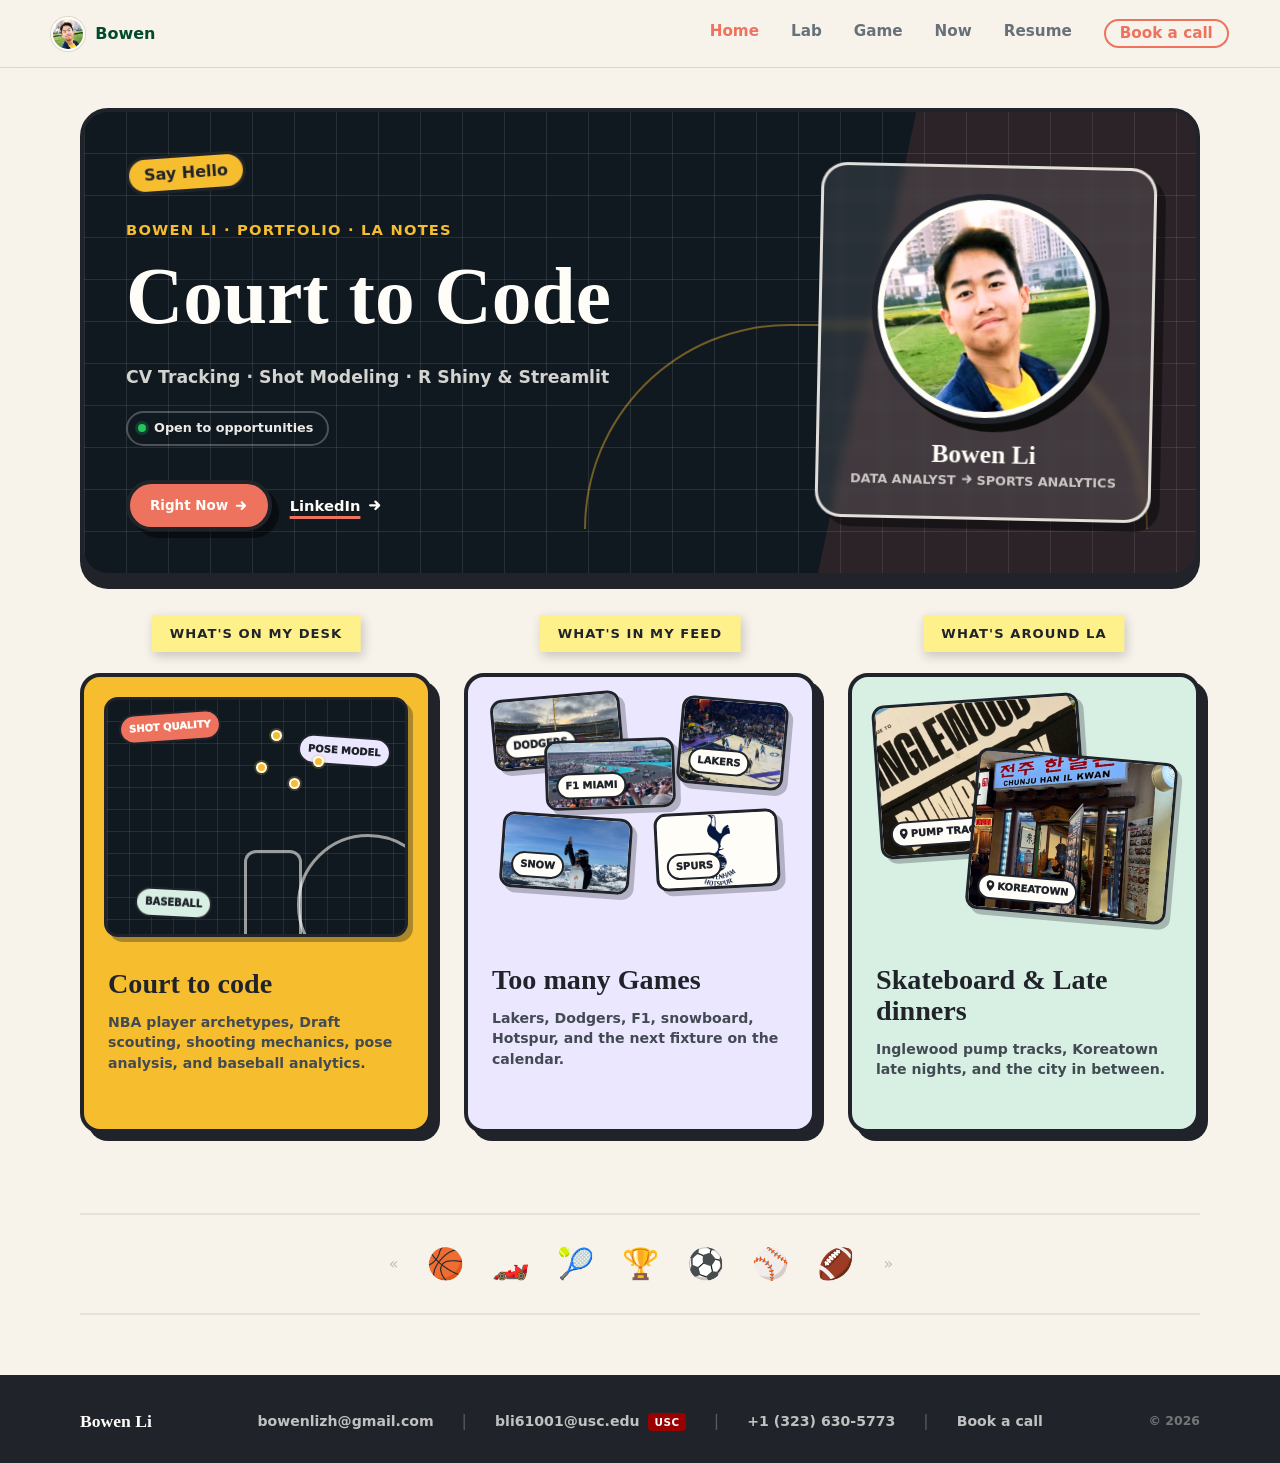
<file: index.html>
<!doctype html>
<html lang="en">
  <head>
    <meta charset="UTF-8" />
    <meta name="viewport" content="width=device-width, initial-scale=1.0" />
    <title>Bowen Li | Personal Site</title>
    <meta
      name="description"
      content="Bowen Li is a data analyst and sports analytics developer focused on machine learning, computer vision, and sports data products."
    />
    <link rel="stylesheet" href="styles.css" />
  </head>
  <body>
    <header class="site-header">
      <a class="brand" href="#home" aria-label="Back to home">
        <img src="assets/profile.jpeg" srcset="assets/profile.jpeg 1x, assets/profile@2x.jpeg 2x" alt="Bowen Li" />
        <span>Bowen</span>
      </a>
      <nav class="nav" aria-label="Primary navigation">
        <a href="#home" class="active">Home</a>
        <a href="projects.html">Lab</a>
        <a href="sports.html">Game</a>
        <a href="now.html">Now</a>
        <a href="assets/BowenLi.pdf">Resume</a>
        <a href="https://calendly.com/bowenlizh" target="_blank" rel="noopener noreferrer" class="nav-book">Book a call</a>
      </nav>
    </header>

    <main class="page">
      <section id="home" class="home field-home" aria-labelledby="name">
        <div class="field-hero">
          <div class="field-copy">
            <a class="hello-badge" href="mailto:bowenlizh@gmail.com">Say Hello</a>
            <p class="field-label">BOWEN LI · PORTFOLIO · LA Notes</p>
            <!-- <h2 class="heading-xl" id="name">Sports data.</h2> -->
            <h1 id="name">Court to Code</h1>
            <p class="field-line">
              CV Tracking · Shot Modeling · R Shiny &amp; Streamlit
            </p>
            <span class="status-badge"><span class="status-dot"></span>Open to opportunities</span>
            <div class="field-actions" aria-label="Primary actions">
              <a class="hero-button" href="now.html">Right Now<svg class="arrow-svg" viewBox="0 0 14 14" aria-hidden="true"><path d="M3 7h8M8 3.5L11.5 7 8 10.5"/></svg></a>
              <a class="text-link" href="https://www.linkedin.com/in/bowenlizh/">LinkedIn<svg class="arrow-svg" viewBox="0 0 14 14" aria-hidden="true"><path d="M3 7h8M8 3.5L11.5 7 8 10.5"/></svg></a>
            </div>
          </div>

          <aside class="field-pass" aria-label="Bowen field pass">
            <div class="photo-frame">
              <img src="assets/profile.jpeg" srcset="assets/profile.jpeg 1x, assets/profile@2x.jpeg 2x" alt="Portrait of Bowen Li" />
            </div>
            <div class="pass-copy">
              <!-- <span>Los Angeles, CA</span> -->
              <strong>Bowen Li</strong>
              <small>Data Analyst<svg class="arrow-svg arrow-svg-inline" viewBox="0 0 14 14" aria-hidden="true"><path d="M3 7h8M8 3.5L11.5 7 8 10.5"/></svg>Sports Analytics</small>
            </div>
          </aside>
        </div>
      </section>

      <section class="notes-grid" aria-label="Bowen field notes">
<article class="note-card note-lab">
          <a class="card-stretch-link" href="projects.html" aria-label="Go to Lab tab"></a>
          <span class="card-float-label">What's on My Desk</span>
          <span class="card-nav-hint">Lab →</span>
          <div class="lab-board" aria-hidden="true">
            <span class="lab-tag tag-shot">shot quality</span>
            <span class="lab-tag tag-pose">pose model</span>
            <span class="lab-tag tag-baseball">baseball</span>
            <span class="court-line court-arc"></span>
            <span class="court-line court-lane"></span>
            <span class="pose-dot dot-head"></span>
            <span class="pose-dot dot-shoulder"></span>
            <span class="pose-dot dot-elbow"></span>
            <span class="pose-dot dot-wrist"></span>
          </div>
          <div>
            <h2>Court to code</h2>
            <p>NBA player archetypes, Draft scouting, shooting mechanics, pose analysis, and baseball analytics.</p>
          </div>
        </article>

        <article class="note-card note-feed">
          <a class="card-stretch-link" href="sports.html" aria-label="Go to Game tab"></a>
          <span class="card-float-label">What's in My Feed</span>
          <span class="card-nav-hint">Game →</span>
          <div class="feed-board" aria-label="Current feed photos">
            <figure class="feed-photo feed-one">
              <img src="assets/home/la-eaton.jpg" alt="Dodgers game at Dodger Stadium" />
              <figcaption>Dodgers</figcaption>
            </figure>
            <figure class="feed-photo feed-two">
              <img src="assets/home/feed-lakers.jpg" alt="Lakers game at Crypto.com Arena" />
              <figcaption>Lakers</figcaption>
            </figure>
            <figure class="feed-photo feed-three">
              <img src="assets/home/feed-video-02.jpg" alt="F1 Miami Grand Prix" />
              <figcaption>F1 Miami</figcaption>
            </figure>
            <figure class="feed-photo feed-four">
              <img src="assets/home/snowboard.png" alt="Bowen holding a snowboard in the mountains" />
              <figcaption>Snow</figcaption>
            </figure>
            <figure class="feed-photo feed-five">
              <img src="assets/home/feed-spurs.png" alt="Tottenham Hotspur crest" />
              <figcaption>Spurs</figcaption>
            </figure>
          </div>
          <div>
            <h2>Too many Games</h2>
            <p>Lakers, Dodgers, F1, snowboard, Hotspur, and the next fixture on the calendar.</p>
          </div>
        </article>

        <article class="note-card note-la">
          <a class="card-stretch-link" href="now.html" aria-label="Go to Now tab"></a>
          <span class="card-float-label">What's Around LA</span>
          <span class="card-nav-hint">Now →</span>
          <div class="la-board" aria-label="Los Angeles photos">
            <figure class="la-photo la-photo-one">
              <img src="assets/home/la-pumptrack.jpg" alt="Inglewood Pump Track sign" />
              <figcaption><a href="https://www.google.com/maps/place/Inglewood+Pumptrack/@33.9721496,-118.3476085,17z/data=!3m1!4b1!4m6!3m5!1s0x80c2b789cc5ac45b:0xa7ad90bd1f8831da!8m2!3d33.9721496!4d-118.3450336!16s%2Fg%2F11v44y0_15?entry=ttu&g_ep=EgoyMDI2MDUxMy4wIKXMDSoASAFQAw%3D%3D" target="_blank" rel="noopener noreferrer"><svg width="8" height="11" viewBox="0 0 8 11" fill="currentColor" aria-hidden="true" style="display:inline-block;vertical-align:middle;margin-right:3px"><path d="M4 0C1.79 0 0 1.79 0 4c0 3 4 7 4 7s4-4 4-7c0-2.21-1.79-4-4-4zm0 5.5C3.17 5.5 2.5 4.83 2.5 4S3.17 2.5 4 2.5 5.5 3.17 5.5 4 4.83 5.5 4 5.5z"/></svg>Pump Track</a></figcaption>
            </figure>
            <figure class="la-photo la-photo-two">
              <img src="assets/home/la-koreatown.jpg" alt="Chunju Han Il Kwan in Koreatown LA" />
              <figcaption><a href="https://www.google.com/maps/place/Chunju+Han-Il+Kwan/@34.063248,-118.2972389,21z/data=!3m1!5s0x80c2c77d1bd2f777:0x264a94c6d5ed0985!4m6!3m5!1s0x80c2c77d1944c9c3:0xa97201126b43c6af!8m2!3d34.0631193!4d-118.2971194!16s%2Fg%2F1tdk5fvl?entry=ttu&g_ep=EgoyMDI2MDUxMy4wIKXMDSoASAFQAw%3D%3D" target="_blank" rel="noopener noreferrer"><svg width="8" height="11" viewBox="0 0 8 11" fill="currentColor" aria-hidden="true" style="display:inline-block;vertical-align:middle;margin-right:3px"><path d="M4 0C1.79 0 0 1.79 0 4c0 3 4 7 4 7s4-4 4-7c0-2.21-1.79-4-4-4zm0 5.5C3.17 5.5 2.5 4.83 2.5 4S3.17 2.5 4 2.5 5.5 3.17 5.5 4 4.83 5.5 4 5.5z"/></svg>Koreatown</a></figcaption>
            </figure>
          </div>
          <div>
            <h2>Skateboard &amp; Late dinners</h2>
            <p>Inglewood pump tracks, Koreatown late nights, and the city in between.</p>
          </div>
        </article>
      </section>
      <section class="sport-bar" aria-label="Sports schedule">
        <div class="sport-bar-inner">
          <span class="sport-bar-dec" aria-hidden="true">«</span>
          <div class="sport-bar-icons">

            <div class="sport-item" data-sport="basketball/nba">
              <button class="sport-btn" aria-label="NBA schedule"><span class="sport-emoji">🏀</span></button>
              <div class="sport-popup"><strong class="sport-popup-title">NBA Playoffs</strong><ul class="sport-popup-games" data-games><li class="sport-popup-loading">···</li></ul><span class="sport-popup-cta">Full schedule →</span></div>
            </div>

            <div class="sport-item" data-sport="racing/f1">
              <button class="sport-btn" aria-label="F1 schedule"><span class="sport-emoji">🏎️</span></button>
              <div class="sport-popup"><strong class="sport-popup-title">Formula 1</strong><ul class="sport-popup-games" data-games><li class="sport-popup-loading">···</li></ul><span class="sport-popup-cta">Full schedule →</span></div>
            </div>

            <div class="sport-item" data-sport="tennis">
              <button class="sport-btn" aria-label="Tennis schedule"><span class="sport-emoji">🎾</span></button>
              <div class="sport-popup"><strong class="sport-popup-title">Wang Xinyu · WTA</strong><ul class="sport-popup-games" data-games><li class="sport-popup-loading">···</li></ul><span class="sport-popup-cta">Full schedule →</span></div>
            </div>

            <div class="sport-item" data-sport="soccer/fifa.world">
              <button class="sport-btn" aria-label="World Cup schedule"><span class="sport-emoji">🏆</span></button>
              <div class="sport-popup"><strong class="sport-popup-title">World Cup 2026</strong><ul class="sport-popup-games" data-games><li class="sport-popup-loading">···</li></ul><span class="sport-popup-cta">Full schedule →</span></div>
            </div>

            <div class="sport-item" data-sport="soccer/eng.1">
              <button class="sport-btn" aria-label="Premier League schedule"><span class="sport-emoji">⚽️</span></button>
              <div class="sport-popup"><strong class="sport-popup-title">Premier League</strong><ul class="sport-popup-games" data-games><li class="sport-popup-loading">···</li></ul><span class="sport-popup-cta">Full schedule →</span></div>
            </div>

            <div class="sport-item" data-sport="baseball/mlb">
              <button class="sport-btn" aria-label="MLB schedule"><span class="sport-emoji">⚾️</span></button>
              <div class="sport-popup"><strong class="sport-popup-title">MLB · Dodgers</strong><ul class="sport-popup-games" data-games><li class="sport-popup-loading">···</li></ul><span class="sport-popup-cta">Full schedule →</span></div>
            </div>

            <div class="sport-item" data-sport="football/college-football">
              <button class="sport-btn" aria-label="NCAA schedule"><span class="sport-emoji">🏈</span></button>
              <div class="sport-popup"><strong class="sport-popup-title">NCAA Football</strong><ul class="sport-popup-games" data-games><li class="sport-popup-loading">···</li></ul><span class="sport-popup-cta">Full schedule →</span></div>
            </div>

          </div>
          <span class="sport-bar-dec" aria-hidden="true">»</span>
        </div>
      </section>

      <section class="filmroom-section" aria-labelledby="filmroom-title" hidden>
        <div class="filmroom-intro">
          <span class="card-kicker">Film Room</span>
          <h2 id="filmroom-title">What I noticed.</h2>
        </div>
        <div class="filmroom-card">
          <p class="filmroom-context">NBA Finals G4  ·  Q4 12.0s  ·  Kings -1  ·  Fox PnR → baseline drive → layup</p>
          <h3 class="filmroom-play-title">Fox's Baseline Read</h3>
          <div class="filmroom-chapter">
            <span class="filmroom-label">The Moment</span>
            <p class="filmroom-body">OG switches onto Fox off the PnR. He's a 6'7" wing — long, switchable, but not a rim protector. Fox reads this in real time and attacks baseline-left, his dominant finishing side.</p>
          </div>
          <div class="filmroom-chapter">
            <span class="filmroom-label">The Read</span>
            <p class="filmroom-body">Fox converts 68% at the rim against wing defenders vs. 54% against centers. The kick-out alternative — a 34% corner shooter — had ~1.02 pts of EV. Fox's layup: ~1.36 pts. The drive was the math, not the moment.</p>
          </div>
          <div class="filmroom-chapter">
            <span class="filmroom-label">The Consequence</span>
            <p class="filmroom-body">The layup gave Kings the lead with 12s left. Indiana had no timeouts. The possession ended the game. One read, correctly made under maximum pressure, defined G4.</p>
          </div>
          <div class="filmroom-stats">
            <div class="filmroom-stat-chip">
              <span class="filmroom-stat-value">68%</span>
              <span class="filmroom-stat-label">Fox rim FG% vs. wings</span>
              <span class="filmroom-stat-context">2024-25 regular season + playoffs</span>
            </div>
            <div class="filmroom-stat-chip">
              <span class="filmroom-stat-value">+0.34</span>
              <span class="filmroom-stat-label">pts / possession edge</span>
              <span class="filmroom-stat-context">layup vs. kick-out 3</span>
            </div>
            <div class="filmroom-stat-chip">
              <span class="filmroom-stat-value">34%</span>
              <span class="filmroom-stat-label">Corner 3 — Kings</span>
              <span class="filmroom-stat-context">catch-and-shoot, Finals</span>
            </div>
          </div>
        </div>
      </section>

    </main>

    <footer class="site-footer">
      <div class="footer-inner">
        <span class="footer-name">Bowen Li</span>
        <div class="footer-contacts">
          <a href="mailto:bowenlizh@gmail.com">bowenlizh@gmail.com</a>
          <span class="footer-sep">|</span>
          <a href="mailto:bli61001@usc.edu" class="footer-usc">bli61001@usc.edu <span class="footer-usc-badge">USC</span></a>
          <span class="footer-sep">|</span>
          <a href="tel:+13236305773">+1 (323) 630-5773</a>
          <span class="footer-sep">|</span>
          <a href="https://calendly.com/bowenlizh" target="_blank" rel="noopener noreferrer">Book a call</a>
        </div>
        <span class="footer-copy">© 2026</span>
      </div>
    </footer>

    <script src="main.js"></script>
  </body>
</html>
</file>
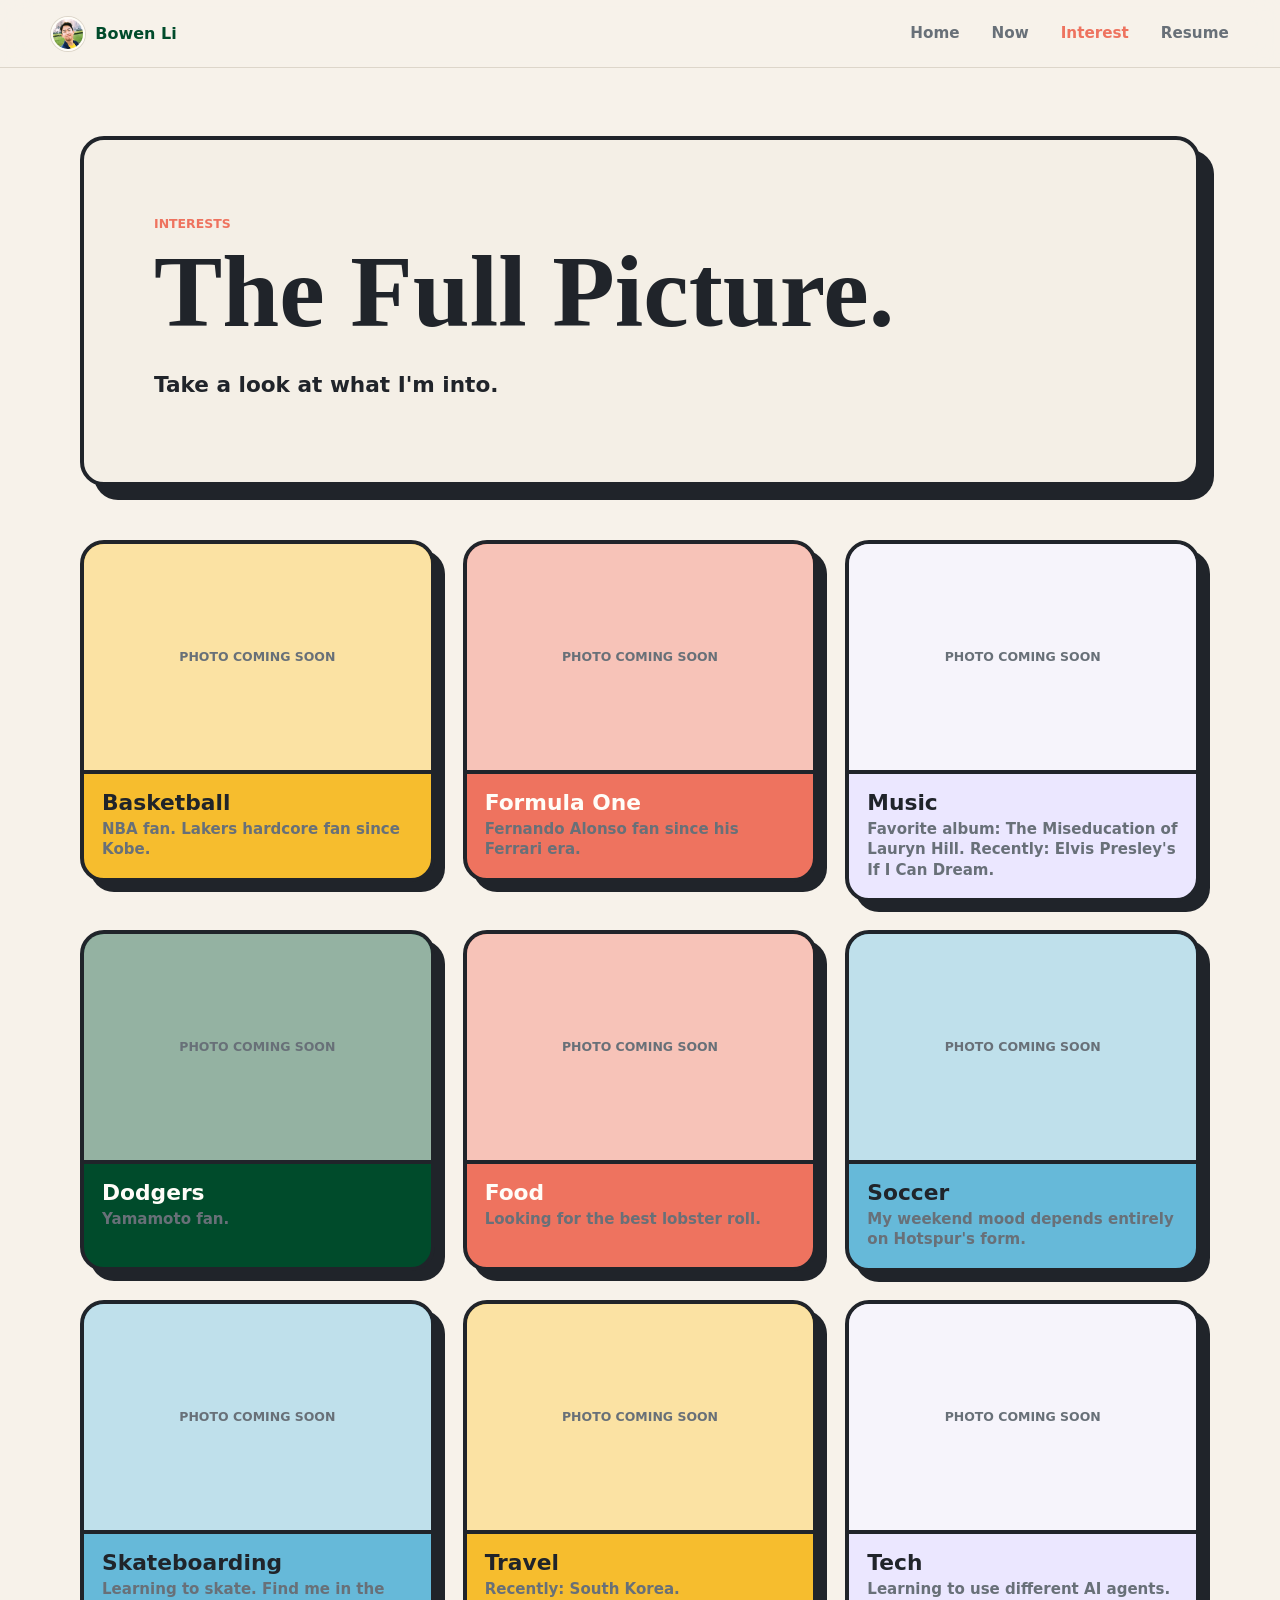
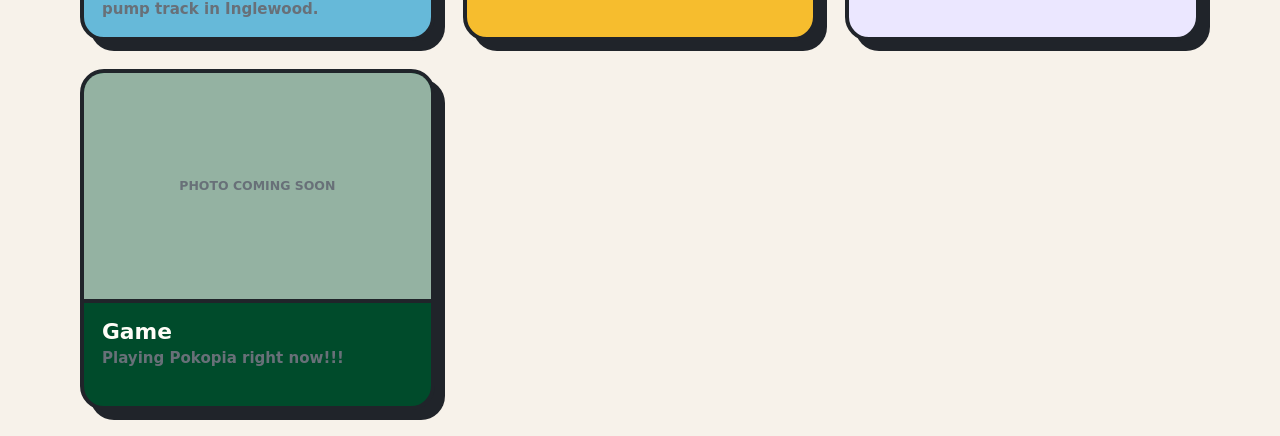
<file: interests.html>
<!doctype html>
<html lang="en">
  <head>
    <meta charset="UTF-8" />
    <meta name="viewport" content="width=device-width, initial-scale=1.0" />
    <title>Interests | Bowen Li</title>
    <meta
      name="description"
      content="A snapshot of Bowen Li's interests across sports, travel, food, tech, games, music, and skateboarding."
    />
    <link rel="stylesheet" href="styles.css" />
  </head>
  <body>
    <header class="site-header">
      <a class="brand" href="index.html#home" aria-label="Back to home">
        <img src="assets/profile.jpeg" srcset="assets/profile.jpeg 1x, assets/profile@2x.jpeg 2x" alt="Bowen Li" />
        <span>Bowen Li</span>
      </a>
      <nav class="nav" aria-label="Primary navigation">
        <a href="index.html#home">Home</a>
        <a href="now.html">Now</a>
        <a href="interests.html" class="active">Interest</a>
        <a href="assets/BowenLi.pdf">Resume</a>
      </nav>
    </header>

    <main class="page">
      <section id="interest" class="interests-page" aria-labelledby="interest-title">
        <div class="interests-hero">
          <span class="card-kicker">Interests</span>
          <h1 id="interest-title">The Full Picture.</h1>
          <p>Take a look at what I'm into.</p>
          <span class="cursor-orb static-orb" aria-hidden="true"></span>
        </div>

        <div class="interest-grid gallery-grid">
          <article class="interest-tile tile-basketball">
            <span class="interest-art">Photo coming soon</span>
            <h3>Basketball</h3>
            <p>NBA fan. Lakers hardcore fan since Kobe.</p>
          </article>
          <article class="interest-tile tile-f1">
            <span class="interest-art">Photo coming soon</span>
            <h3>Formula One</h3>
            <p>Fernando Alonso fan since his Ferrari era.</p>
          </article>
          <article class="interest-tile tile-music">
            <span class="interest-art">Photo coming soon</span>
            <h3>Music</h3>
            <p>Favorite album: The Miseducation of Lauryn Hill. Recently: Elvis Presley's If I Can Dream.</p>
          </article>
          <article class="interest-tile tile-dodgers">
            <span class="interest-art">Photo coming soon</span>
            <h3>Dodgers</h3>
            <p>Yamamoto fan.</p>
          </article>
          <article class="interest-tile tile-food">
            <span class="interest-art">Photo coming soon</span>
            <h3>Food</h3>
            <p>Looking for the best lobster roll.</p>
          </article>
          <article class="interest-tile tile-soccer">
            <span class="interest-art">Photo coming soon</span>
            <h3>Soccer</h3>
            <p>My weekend mood depends entirely on Hotspur's form.</p>
          </article>
          <article class="interest-tile tile-skate">
            <span class="interest-art">Photo coming soon</span>
            <h3>Skateboarding</h3>
            <p>Learning to skate. Find me in the pump track in Inglewood.</p>
          </article>
          <article class="interest-tile tile-travel">
            <span class="interest-art">Photo coming soon</span>
            <h3>Travel</h3>
            <p>Recently: South Korea.</p>
          </article>
          <article class="interest-tile tile-tech">
            <span class="interest-art">Photo coming soon</span>
            <h3>Tech</h3>
            <p>Learning to use different AI agents.</p>
          </article>
          <article class="interest-tile tile-game">
            <span class="interest-art">Photo coming soon</span>
            <h3>Game</h3>
            <p>Playing Pokopia right now!!!</p>
          </article>
        </div>
      </section>
    </main>
    <script src="main.js"></script>
  </body>
</html>
</file>
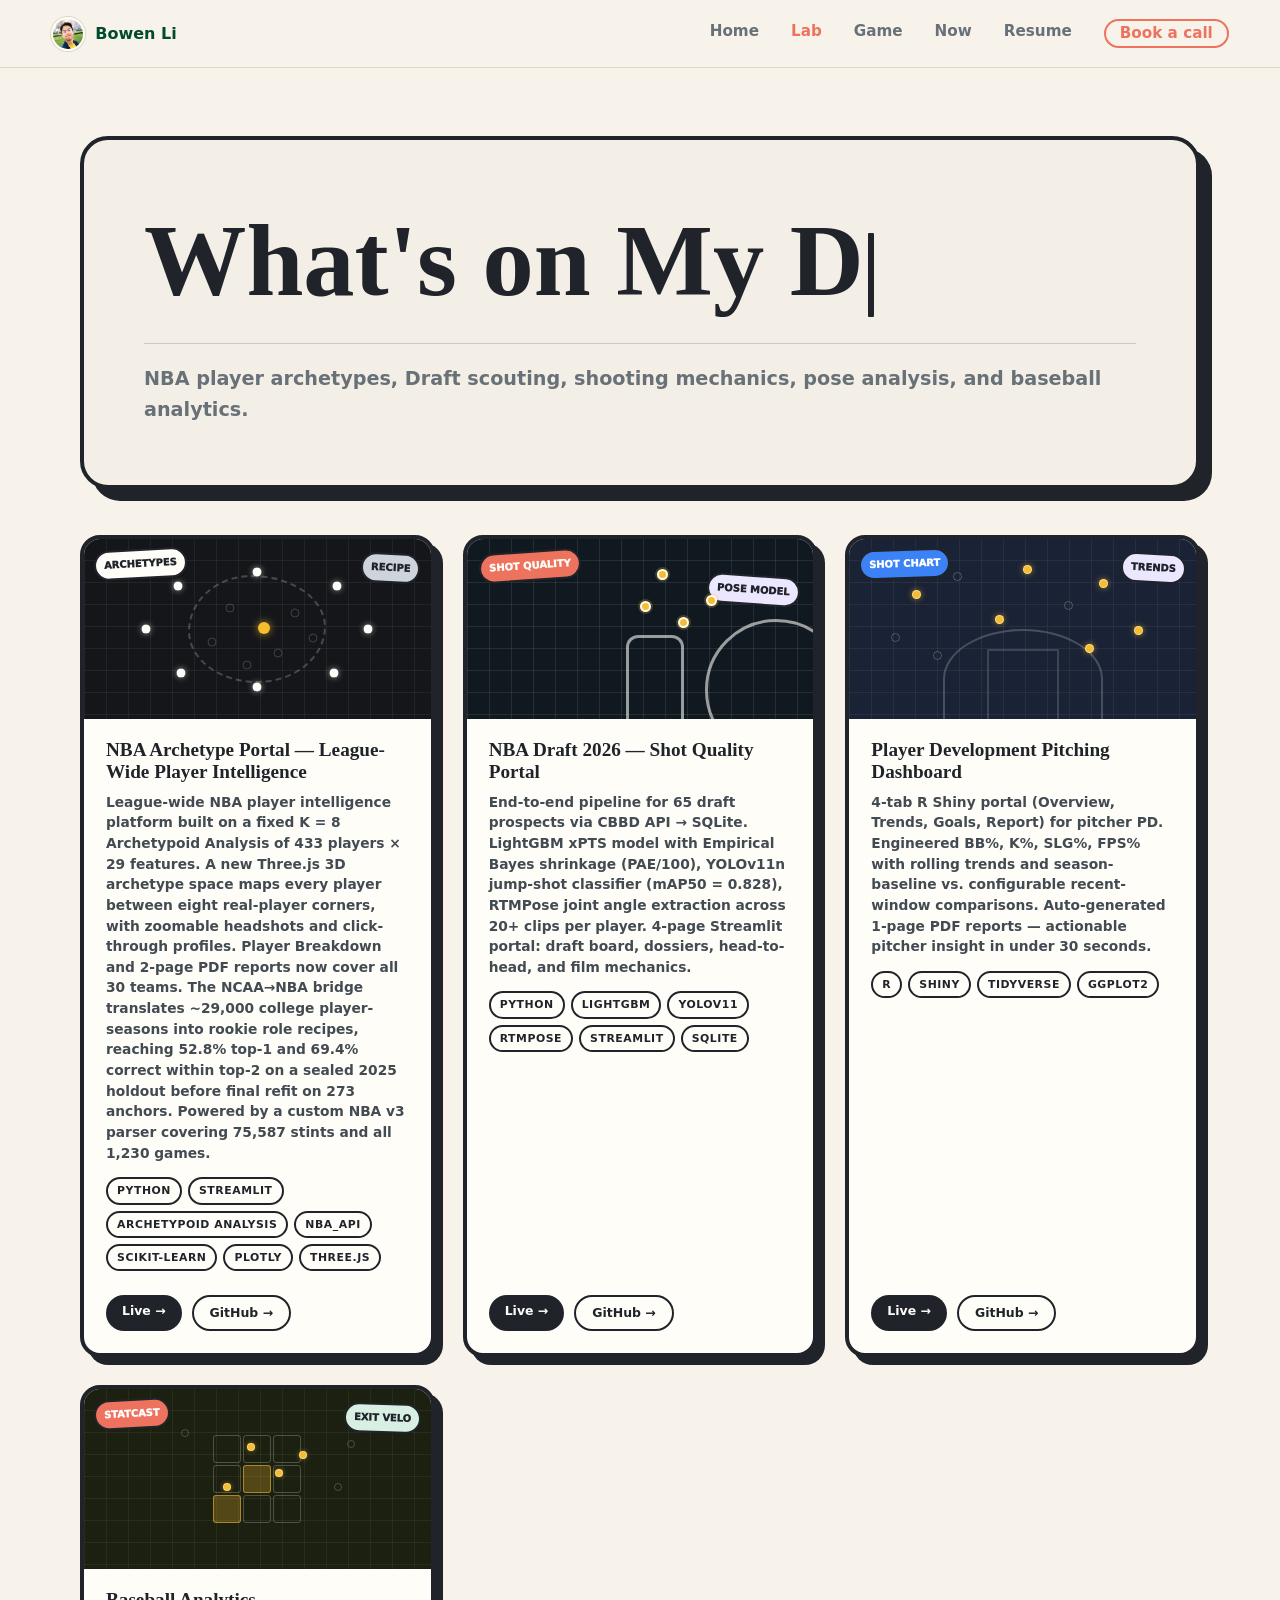
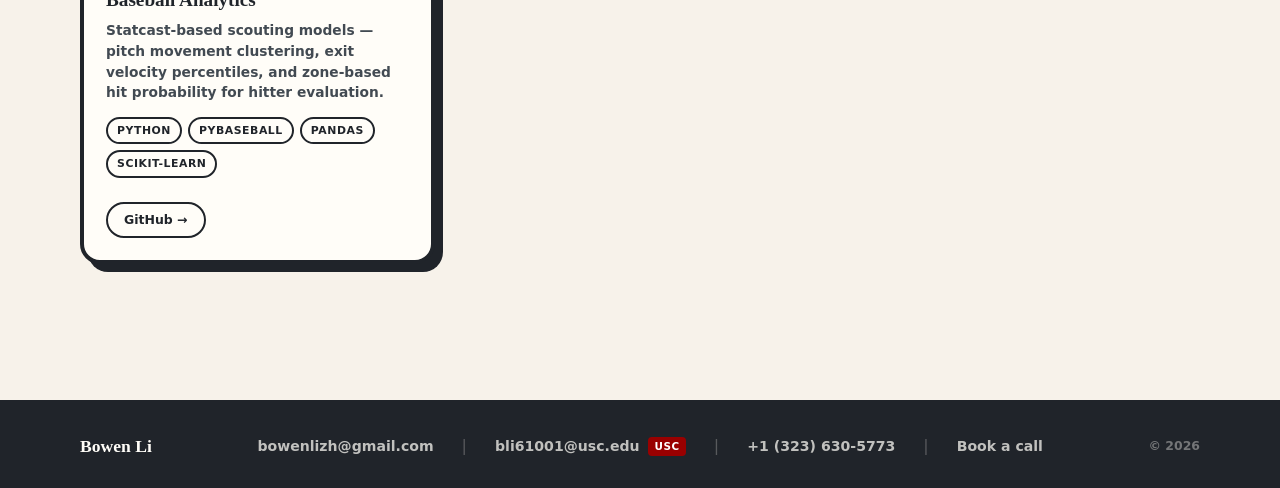
<file: projects.html>
<!doctype html>
<html lang="en">
  <head>
    <meta charset="UTF-8" />
    <meta name="viewport" content="width=device-width, initial-scale=1.0" />
    <title>Lab | Bowen Li</title>
    <meta
      name="description"
      content="Projects by Bowen Li — NBA player archetypes, Draft scouting tools, shooting mechanics, pose analysis, and baseball analytics."
    />
    <link rel="stylesheet" href="styles.css" />
  </head>
  <body>
    <header class="site-header">
      <a class="brand" href="index.html#home" aria-label="Back to home">
        <img src="assets/profile.jpeg" srcset="assets/profile.jpeg 1x, assets/profile@2x.jpeg 2x" alt="Bowen Li" />
        <span>Bowen Li</span>
      </a>
      <nav class="nav" aria-label="Primary navigation">
        <a href="index.html#home">Home</a>
        <a href="projects.html" class="active">Lab</a>
        <a href="sports.html">Game</a>
        <a href="now.html">Now</a>
        <a href="assets/BowenLi.pdf">Resume</a>
        <a href="https://calendly.com/bowenlizh" target="_blank" rel="noopener noreferrer" class="nav-book">Book a call</a>
      </nav>
    </header>

    <main class="page">
      <section class="lab-page">

        <div class="now-rightnow">
          <h1 class="rightnow-heading">What's on My Desk.</h1>
          <p class="rightnow-sub">NBA player archetypes, Draft scouting, shooting mechanics, pose analysis, and baseball analytics.</p>
        </div>

        <!-- Project cards — fill in as you build -->
        <div class="lab-grid">

          <article class="lab-project-card">
            <a class="card-stretch-link" href="https://nets-lineup.streamlit.app" target="_blank" rel="noopener noreferrer" aria-label="Open the NBA Archetype Portal"></a>
            <div class="lab-project-visual lab-visual-nets">
              <div class="lab-live-overlay">Live →</div>
              <span class="lab-tag tag-arch-label">archetypes</span>
              <span class="lab-tag tag-arch-recipe">recipe</span>
              <span class="arch-hull"></span>
              <!-- the 8 archetypoids: real players at the edge of the cloud -->
              <span class="arch-dot arch-corner" style="left:50%;top:18%"></span>
              <span class="arch-dot arch-corner" style="left:73%;top:26%"></span>
              <span class="arch-dot arch-corner" style="left:82%;top:50%"></span>
              <span class="arch-dot arch-corner" style="left:72%;top:74%"></span>
              <span class="arch-dot arch-corner" style="left:50%;top:82%"></span>
              <span class="arch-dot arch-corner" style="left:28%;top:74%"></span>
              <span class="arch-dot arch-corner" style="left:18%;top:50%"></span>
              <span class="arch-dot arch-corner" style="left:27%;top:26%"></span>
              <!-- everyone else sits inside, as a blend -->
              <span class="arch-dot arch-blend" style="left:42%;top:38%"></span>
              <span class="arch-dot arch-blend" style="left:61%;top:41%"></span>
              <span class="arch-dot arch-blend" style="left:37%;top:57%"></span>
              <span class="arch-dot arch-blend" style="left:56%;top:63%"></span>
              <span class="arch-dot arch-blend" style="left:66%;top:55%"></span>
              <span class="arch-dot arch-blend" style="left:47%;top:70%"></span>
              <span class="arch-dot arch-focus"  style="left:52%;top:49%"></span>
            </div>
            <div class="lab-project-body">
              <h2 class="lab-project-title">NBA Archetype Portal — League-Wide Player Intelligence</h2>
              <p class="lab-project-desc">League-wide NBA player intelligence platform built on a fixed K = 8 Archetypoid Analysis of 433 players × 29 features. A new Three.js 3D archetype space maps every player between eight real-player corners, with zoomable headshots and click-through profiles. Player Breakdown and 2-page PDF reports now cover all 30 teams. The NCAA→NBA bridge translates ~29,000 college player-seasons into rookie role recipes, reaching 52.8% top-1 and 69.4% correct within top-2 on a sealed 2025 holdout before final refit on 273 anchors. Powered by a custom NBA v3 parser covering 75,587 stints and all 1,230 games.</p>
              <div class="lab-project-tags">
                <span class="lab-tech-tag">Python</span>
                <span class="lab-tech-tag">Streamlit</span>
                <span class="lab-tech-tag">Archetypoid Analysis</span>
                <span class="lab-tech-tag">nba_api</span>
                <span class="lab-tech-tag">Scikit-learn</span>
                <span class="lab-tech-tag">Plotly</span>
                <span class="lab-tech-tag">Three.js</span>
              </div>
              <div class="lab-project-links">
                <a class="lab-project-link" href="https://nets-lineup.streamlit.app" target="_blank" rel="noopener noreferrer">Live →</a>
                <a class="lab-project-link lab-project-link-ghost" href="https://github.com/brysonleezh/nets-lineup" target="_blank" rel="noopener noreferrer">GitHub →</a>
              </div>
            </div>
          </article>

          <article class="lab-project-card">
            <a class="card-stretch-link" href="http://draftshoot.duckdns.org:8501/" target="_blank" rel="noopener noreferrer" aria-label="Open Draft Shooting Portal"></a>
            <div class="lab-project-visual lab-visual-shoot">
              <div class="lab-live-overlay">Live →</div>
              <span class="lab-tag tag-shot">shot quality</span>
              <span class="lab-tag tag-pose">pose model</span>
              <span class="court-line court-arc"></span>
              <span class="court-line court-lane"></span>
              <span class="pose-dot dot-head"></span>
              <span class="pose-dot dot-shoulder"></span>
              <span class="pose-dot dot-elbow"></span>
              <span class="pose-dot dot-wrist"></span>
            </div>
            <div class="lab-project-body">
              <h2 class="lab-project-title">NBA Draft 2026 — Shot Quality Portal</h2>
              <p class="lab-project-desc">End-to-end pipeline for 65 draft prospects via CBBD API → SQLite. LightGBM xPTS model with Empirical Bayes shrinkage (PAE/100), YOLOv11n jump-shot classifier (mAP50 = 0.828), RTMPose joint angle extraction across 20+ clips per player. 4-page Streamlit portal: draft board, dossiers, head-to-head, and film mechanics.</p>
              <div class="lab-project-tags">
                <span class="lab-tech-tag">Python</span>
                <span class="lab-tech-tag">LightGBM</span>
                <span class="lab-tech-tag">YOLOv11</span>
                <span class="lab-tech-tag">RTMPose</span>
                <span class="lab-tech-tag">Streamlit</span>
                <span class="lab-tech-tag">SQLite</span>
              </div>
              <div class="lab-project-links">
                <a class="lab-project-link" href="http://draftshoot.duckdns.org:8501/" target="_blank" rel="noopener noreferrer">Live →</a>
                <a class="lab-project-link lab-project-link-ghost" href="https://github.com/brysonleezh" target="_blank" rel="noopener noreferrer">GitHub →</a>
              </div>
            </div>
          </article>

          <article class="lab-project-card">
            <a class="card-stretch-link" href="https://bowenlizh.shinyapps.io/04_pd_analyst_dashboard/" target="_blank" rel="noopener noreferrer" aria-label="Open Player Dev Dashboard"></a>
            <div class="lab-project-visual lab-visual-pd">
              <div class="lab-live-overlay">Live →</div>
              <span class="lab-tag tag-pd-label">shot chart</span>
              <span class="lab-tag tag-pd-trend">trends</span>
              <!-- half-court arc -->
              <span class="pd-arc"></span>
              <!-- paint / lane -->
              <span class="pd-lane"></span>
              <!-- shot dots: made (light) and missed (dim) -->
              <span class="pd-dot pd-make" style="left:18%;top:28%"></span>
              <span class="pd-dot pd-make" style="left:72%;top:22%"></span>
              <span class="pd-dot pd-make" style="left:50%;top:14%"></span>
              <span class="pd-dot pd-miss" style="left:30%;top:18%"></span>
              <span class="pd-dot pd-miss" style="left:62%;top:34%"></span>
              <span class="pd-dot pd-make" style="left:82%;top:48%"></span>
              <span class="pd-dot pd-miss" style="left:12%;top:52%"></span>
              <span class="pd-dot pd-make" style="left:42%;top:42%"></span>
              <span class="pd-dot pd-miss" style="left:24%;top:62%"></span>
              <span class="pd-dot pd-make" style="left:68%;top:58%"></span>
            </div>
            <div class="lab-project-body">
              <h2 class="lab-project-title">Player Development Pitching Dashboard</h2>
              <p class="lab-project-desc">4-tab R Shiny portal (Overview, Trends, Goals, Report) for pitcher PD. Engineered BB%, K%, SLG%, FPS% with rolling trends and season-baseline vs. configurable recent-window comparisons. Auto-generated 1-page PDF reports — actionable pitcher insight in under 30 seconds.</p>
              <div class="lab-project-tags">
                <span class="lab-tech-tag">R</span>
                <span class="lab-tech-tag">Shiny</span>
                <span class="lab-tech-tag">Tidyverse</span>
                <span class="lab-tech-tag">ggplot2</span>
              </div>
              <div class="lab-project-links">
                <a class="lab-project-link" href="https://bowenlizh.shinyapps.io/04_pd_analyst_dashboard/" target="_blank" rel="noopener noreferrer">Live →</a>
                <a class="lab-project-link lab-project-link-ghost" href="https://github.com/brysonleezh" target="_blank" rel="noopener noreferrer">GitHub →</a>
              </div>
            </div>
          </article>

          <article class="lab-project-card">
            <div class="lab-project-visual lab-visual-baseball">
              <span class="lab-tag tag-bb-label">statcast</span>
              <span class="lab-tag tag-bb-velo">exit velo</span>
              <!-- strike zone grid -->
              <div class="bb-zone">
                <span class="bb-cell"></span><span class="bb-cell"></span><span class="bb-cell"></span>
                <span class="bb-cell"></span><span class="bb-cell bb-cell-hot"></span><span class="bb-cell"></span>
                <span class="bb-cell bb-cell-hot"></span><span class="bb-cell"></span><span class="bb-cell"></span>
              </div>
              <!-- pitch dots in/around zone -->
              <span class="bb-pitch bb-strike" style="left:47%;top:30%"></span>
              <span class="bb-pitch bb-strike" style="left:55%;top:44%"></span>
              <span class="bb-pitch bb-ball"   style="left:28%;top:22%"></span>
              <span class="bb-pitch bb-ball"   style="left:72%;top:52%"></span>
              <span class="bb-pitch bb-strike" style="left:40%;top:52%"></span>
              <span class="bb-pitch bb-ball"   style="left:76%;top:28%"></span>
              <span class="bb-pitch bb-strike" style="left:62%;top:34%"></span>
            </div>
            <div class="lab-project-body">
              <h2 class="lab-project-title">Baseball Analytics</h2>
              <p class="lab-project-desc">Statcast-based scouting models — pitch movement clustering, exit velocity percentiles, and zone-based hit probability for hitter evaluation.</p>
              <div class="lab-project-tags">
                <span class="lab-tech-tag">Python</span>
                <span class="lab-tech-tag">pybaseball</span>
                <span class="lab-tech-tag">Pandas</span>
                <span class="lab-tech-tag">Scikit-learn</span>
              </div>
              <div class="lab-project-links">
                <a class="lab-project-link lab-project-link-ghost" href="https://github.com/brysonleezh" target="_blank" rel="noopener noreferrer">GitHub →</a>
              </div>
            </div>
          </article>

        </div>

      </section>
    </main>

    <footer class="site-footer">
      <div class="footer-inner">
        <span class="footer-name">Bowen Li</span>
        <div class="footer-contacts">
          <a href="mailto:bowenlizh@gmail.com">bowenlizh@gmail.com</a>
          <span class="footer-sep">|</span>
          <a href="mailto:bli61001@usc.edu" class="footer-usc">bli61001@usc.edu <span class="footer-usc-badge">USC</span></a>
          <span class="footer-sep">|</span>
          <a href="tel:+13236305773">+1 (323) 630-5773</a>
          <span class="footer-sep">|</span>
          <a href="https://calendly.com/bowenlizh" target="_blank" rel="noopener noreferrer">Book a call</a>
        </div>
        <span class="footer-copy">© 2026</span>
      </div>
    </footer>

    <script src="main.js"></script>
  </body>
</html>
</file>
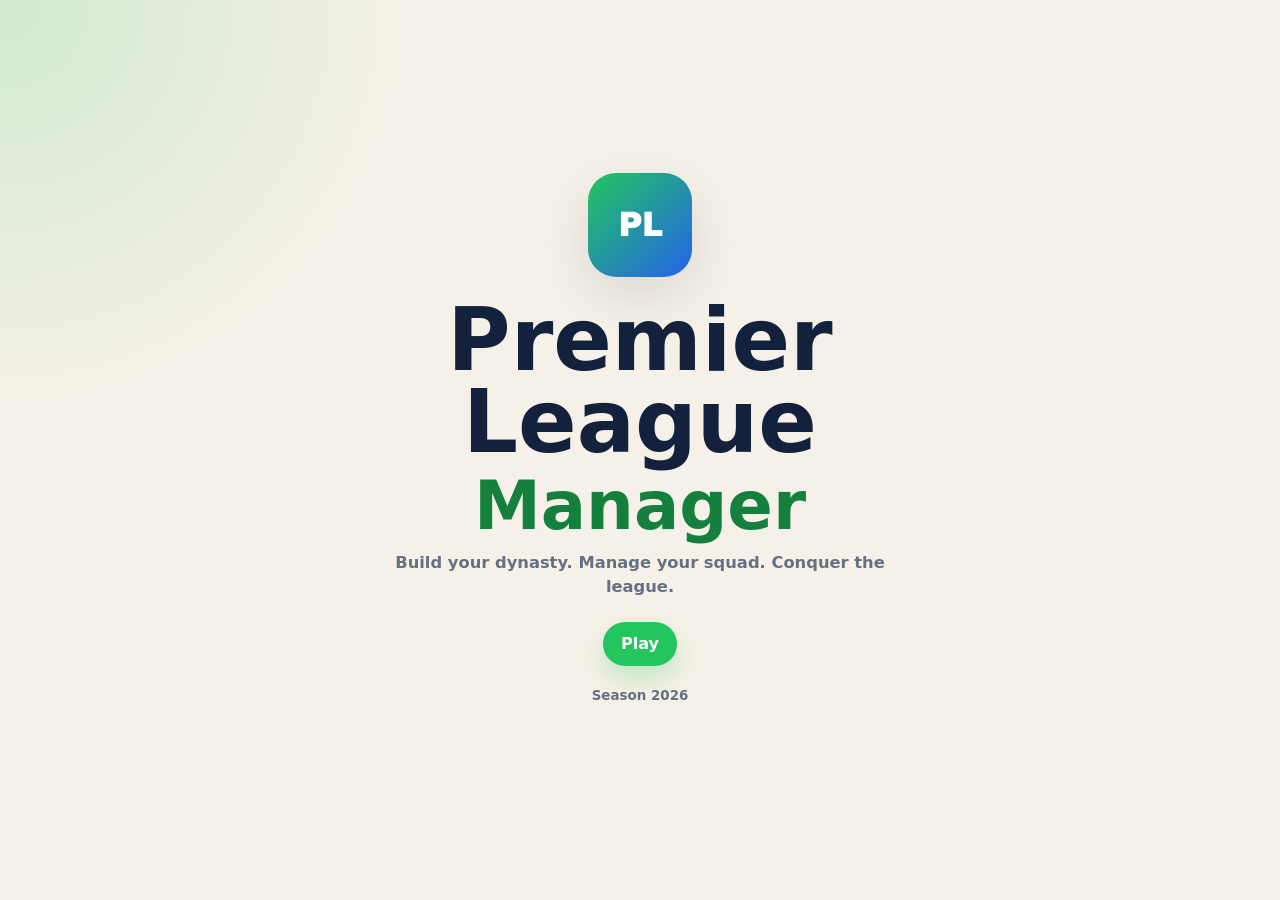
<file: ucl-classic.html>
<!doctype html>
<html lang="en">
  <head>
    <meta charset="UTF-8" />
    <meta name="viewport" content="width=device-width, initial-scale=1.0" />
    <title>Premier League Manager</title>
    <meta
      name="description"
      content="A Premier League manager mini-game: start a save, choose a club, create your manager, and build a season."
    />
    <link rel="stylesheet" href="ucl-classic.css" />
  </head>
  <body>
    <main id="managerApp" class="manager-app" aria-live="polite"></main>
    <script src="ucl-classic.js"></script>
  </body>
</html>
</file>
<file: styles.css>
:root {
  --paper: #f7f2ea;
  --ink: #20242a;
  --muted: #687078;
  --line: #ddd6ca;
  --green: #004b2b;
  --green-soft: #185b2d;
  --coral: #ee735f;
  --gold: #f6bd2e;
  --lavender: #ebe7ff;
  --white: #fffdf8;
}

* {
  box-sizing: border-box;
}

html {
  scroll-behavior: smooth;
}

body {
  margin: 0;
  overflow-x: clip;
  background: var(--paper);
  color: var(--ink);
  font-family: system-ui, -apple-system, BlinkMacSystemFont, "Segoe UI", sans-serif;
  line-height: 1.6;
}

.global-cursor-orb {
  position: fixed;
  left: 0;
  top: 0;
  z-index: 100;
  width: 28px;
  height: 28px;
  border: 3px solid var(--coral);
  border-radius: 50%;
  opacity: 0;
  pointer-events: none;
  transform: translate(-50%, -50%) scale(0.7);
  transition: opacity 140ms ease, transform 140ms ease;
}

.global-cursor-orb::after {
  position: absolute;
  inset: 8px;
  border-radius: 50%;
  background: var(--coral);
  content: "";
}

.global-cursor-orb.is-visible {
  opacity: 1;
  transform: translate(-50%, -50%) scale(1);
}

a {
  color: inherit;
}

.site-header {
  position: fixed;
  top: 0;
  left: 0;
  right: 0;
  z-index: 100;
  display: flex;
  align-items: center;
  justify-content: space-between;
  min-height: 68px;
  padding: 13px clamp(18px, 4vw, 52px);
  border-bottom: 1px solid var(--line);
  background: rgba(247, 242, 234, 0.9);
  backdrop-filter: blur(16px);
}

.brand {
  display: inline-flex;
  align-items: center;
  gap: 10px;
  color: var(--green);
  font-weight: 900;
  text-decoration: none;
}

.brand img {
  width: 34px;
  height: 34px;
  border: 2px solid var(--white);
  border-radius: 50%;
  object-fit: cover;
  box-shadow: 0 0 0 1px var(--line);
}

.nav {
  display: flex;
  gap: clamp(15px, 3vw, 32px);
  font-size: 0.95rem;
  font-weight: 800;
}

.nav a {
  color: var(--muted);
  text-decoration: none;
}

.nav a:hover,
.nav a:focus-visible,
.nav a.active {
  color: var(--coral);
}

.nav-book {
  display: inline-flex;
  align-items: center;
  padding: 5px 14px;
  border: 2px solid var(--coral);
  border-radius: 999px;
  color: var(--coral) !important;
  white-space: nowrap;
  line-height: 1;
}

.page {
  width: min(1120px, calc(100% - 36px));
  margin: 0 auto;
  padding-top: 68px;
}

.home {
  padding: clamp(30px, 5vw, 54px) 0 clamp(30px, 5vw, 46px);
}

.field-home {
  display: flex;
  flex-direction: column;
  justify-content: space-between;
  min-height: 56vh;
  min-height: 56svh;
  padding: clamp(24px, 4vw, 40px) 0 clamp(14px, 3vw, 24px);
}

.field-hero {
  position: relative;
  flex: 1;
  display: grid;
  grid-template-columns: minmax(0, 1fr) minmax(300px, 0.52fr);
  gap: clamp(22px, 4vw, 46px);
  align-items: center;
  min-height: 340px;
  overflow: hidden;
  padding: clamp(24px, 4vw, 42px);
  border: 4px solid var(--ink);
  border-radius: 28px;
  background:
    linear-gradient(90deg, rgba(255, 253, 248, 0.1) 1px, transparent 1px),
    linear-gradient(0deg, rgba(255, 253, 248, 0.1) 1px, transparent 1px),
    #101820;
  background-size: 42px 42px;
  box-shadow: 0 12px 0 var(--ink);
  color: var(--white);
}

.field-hero:hover {
  box-shadow: 0 16px 0 var(--ink);
}

.field-hero::before {
  position: absolute;
  right: clamp(18px, 4vw, 48px);
  bottom: clamp(18px, 4vw, 44px);
  width: min(48vw, 560px);
  height: 44%;
  border: 2px solid rgba(246, 189, 46, 0.42);
  border-radius: 999px 999px 0 0;
  border-bottom: 0;
  content: "";
}

.field-hero::after {
  position: absolute;
  right: 0;
  top: 0;
  width: 34%;
  height: 100%;
  background: rgba(238, 115, 95, 0.12);
  content: "";
  clip-path: polygon(26% 0, 100% 0, 100% 100%, 0 100%);
}

.field-copy,
.field-pass,
.photo-frame {
  position: relative;
  z-index: 1;
}

.field-copy {
  display: flex;
  flex-direction: column;
  justify-content: center;
}

.hello-badge {
  display: inline-flex;
  width: fit-content;
  margin-bottom: clamp(16px, 2.8vw, 26px);
  padding: 3px 15px;
  border: 3px solid var(--ink);
  border-radius: 999px;
  background: var(--gold);
  color: var(--ink);
  font-weight: 900;
  text-decoration: none;
  transform: rotate(-4deg);
}

h1,
h2 {
  margin: 0;
  font-family: Georgia, "Times New Roman", serif;
  line-height: 1.1;
}

.heading-xl {
  font-family: Georgia, "Times New Roman", serif;
  font-size: clamp(2rem, 4vw, 3rem);
  line-height: 1.1;
  margin: 0;
}


h1 {
  max-width: 760px;
  font-size: clamp(2.9rem, 6.2vw, 5.6rem);
}

.field-label {
  margin: 0 0 12px;
  color: var(--gold);
  font-size: clamp(0.82rem, 1.15vw, 0.95rem);
  font-weight: 900;
  letter-spacing: 0.08em;
  text-transform: uppercase;
}

.field-line {
  max-width: 520px;
  margin: clamp(16px, 3vw, 24px) 0 0;
  color: rgba(255, 253, 248, 0.82);
  font-size: clamp(0.98rem, 1.35vw, 1.1rem);
  font-weight: 650;
  line-height: 1.55;
}

.field-actions {
  display: flex;
  align-items: center;
  gap: 18px;
  flex-wrap: wrap;
  margin-top: clamp(22px, 4vw, 34px);
}

.hero-button {
  display: inline-flex;
  align-items: center;
  width: fit-content;
  margin-top: 20px;
  padding: 11px 20px;
  border: 4px solid var(--ink);
  border-radius: 999px;
  background: var(--coral);
  color: var(--white);
  box-shadow: 7px 7px 0 rgba(0, 0, 0, 0.42);
  font-size: clamp(0.84rem, 1vw, 0.94rem);
  font-weight: 900;
  text-decoration: none;
}

/* ── Unified SVG arrow ── */
.arrow-svg {
  display: inline-block;
  width: 1em;
  height: 1em;
  margin-left: 0.45em;
  vertical-align: -0.12em;
  fill: none;
  stroke: currentColor;
  stroke-width: 2.2;
  stroke-linecap: round;
  stroke-linejoin: round;
  transition: transform 220ms ease;
  flex-shrink: 0;
}
.arrow-svg-inline {
  margin: 0 0.32em;
  vertical-align: -0.08em;
}
.hero-button:hover .arrow-svg,
.text-link:hover .arrow-svg,
.note-link:hover .arrow-svg,
.platform-badge:hover .arrow-svg {
  transform: translateX(4px);
}

/* ── Status badge (green dot) ── */
.status-badge {
  display: inline-flex;
  align-items: center;
  gap: 8px;
  width: fit-content;
  margin-top: clamp(16px, 2.4vw, 20px);
  padding: 5px 14px 5px 10px;
  border: 2px solid rgba(255, 253, 248, 0.25);
  border-radius: 999px;
  color: rgba(255, 253, 248, 0.92);
  font-size: clamp(0.78rem, 1vw, 0.85rem);
  font-weight: 900;
  white-space: nowrap;
}
.status-badge .status-dot {
  width: 8px;
  height: 8px;
  border-radius: 50%;
  background: #22c55e;
  box-shadow: 0 0 0 3px rgba(34, 197, 94, 0.22);
  flex-shrink: 0;
}

.field-actions .hero-button {
  margin-top: 0;
}

.text-link {
  display: inline-flex;
  align-items: center;
  color: var(--white);
  font-size: 0.92rem;
  font-weight: 900;
  text-decoration: underline;
  text-decoration-color: var(--coral);
  text-decoration-thickness: 3px;
  text-underline-offset: 5px;
}

.field-pass {
  align-self: center;
  display: grid;
  justify-items: center;
  gap: 18px;
  padding: clamp(18px, 3vw, 26px);
  border: 3px solid rgba(255, 253, 248, 0.85);
  border-radius: 26px;
  background: rgba(255, 253, 248, 0.1);
  backdrop-filter: blur(5px);
  box-shadow: 9px 9px 0 rgba(0, 0, 0, 0.42);
  transform: rotate(1.2deg);
}

.photo-frame {
  justify-self: center;
  width: clamp(160px, 19vw, 230px);
  height: clamp(160px, 19vw, 230px);
  padding: 6px;
  overflow: hidden;
  border: 6px solid var(--ink);
  border-radius: 9999px;
  background: var(--white);
  box-shadow: 8px 8px 0 rgba(0, 0, 0, 0.82);
  transition: box-shadow 180ms ease, transform 180ms ease;
}

.photo-frame:hover {
  box-shadow: 12px 12px 0 rgba(0, 0, 0, 0.82);
  transform: translateY(-5px) scale(1.04);
}

.photo-frame img {
  display: block;
  width: 100%;
  height: 100%;
  border-radius: 9999px;
  filter: contrast(1.06) saturate(1.04);
  object-fit: cover;
  object-position: 52% 38%;
  transition: filter 180ms ease, transform 180ms ease;
}

.photo-frame:hover img {
  filter: contrast(1.1) saturate(1.08);
  transform: scale(1.04);
}

.pass-copy {
  display: grid;
  gap: 2px;
  text-align: center;
}

.pass-copy span,
.pass-copy small {
  color: rgba(255, 253, 248, 0.72);
  font-size: 0.8rem;
  font-weight: 800;
  text-transform: uppercase;
}

.pass-copy strong {
  font-family: Georgia, "Times New Roman", serif;
  font-size: clamp(1.25rem, 2vw, 1.65rem);
  line-height: 1.05;
  white-space: nowrap;
}

.pass-copy small {
  white-space: nowrap;
}

.notes-grid {
  display: grid;
  grid-template-columns: repeat(3, 1fr);
  gap: clamp(20px, 3vw, 32px);
  padding: 72px 0 80px;
}

.note-card {
  position: relative;
  display: flex;
  flex-direction: column;
  width: 100%;
  height: 460px;
  min-height: 0;
  padding: clamp(18px, 2.4vw, 24px);
  border: 4px solid var(--ink);
  border-radius: 20px;
  background: var(--white);
  box-shadow: 8px 8px 0 var(--ink);
  transition: box-shadow 180ms ease, transform 180ms ease;
}

.note-card:hover {
  box-shadow: 14px 14px 0 var(--ink);
  transform: translateY(-8px);
  z-index: 10;
}

.card-stretch-link {
  position: absolute;
  inset: 0;
  z-index: 5;
  border-radius: 16px;
}

.note-card {
  cursor: pointer;
}

.card-nav-hint {
  position: absolute;
  top: 208px;
  left: 50%;
  translate: -50% 6px;
  z-index: 20;
  display: inline-flex;
  align-items: center;
  gap: 5px;
  padding: 6px 14px;
  background: var(--ink);
  color: var(--white);
  border-radius: 999px;
  font-size: 0.72rem;
  font-weight: 900;
  letter-spacing: 0.06em;
  text-transform: uppercase;
  white-space: nowrap;
  opacity: 0;
  scale: 0.88;
  box-shadow: 0 3px 10px rgba(32, 36, 42, 0.38);
  transition: opacity 200ms ease, scale 200ms ease, translate 200ms ease;
  pointer-events: none;
}

.note-card:hover .card-nav-hint {
  opacity: 1;
  scale: 1;
  translate: -50% 0;
}

/* ── scroll entry animation ── */
@keyframes card-pop-in {
  from {
    opacity: 0;
    transform: translateY(60px) scale(0.92);
  }
  to {
    opacity: 1;
    transform: none;
  }
}

.notes-grid.cards-hidden .note-card {
  opacity: 0;
  transition: none;
}

.notes-grid.cards-entering .note-card {
  animation: card-pop-in 620ms cubic-bezier(0.34, 1.56, 0.64, 1) both;
}

.notes-grid.cards-entering .note-card:nth-child(1) { animation-delay: 0ms; }
.notes-grid.cards-entering .note-card:nth-child(2) { animation-delay: 130ms; }
.notes-grid.cards-entering .note-card:nth-child(3) { animation-delay: 260ms; }

.card-float-label {
  position: absolute;
  top: -62px;
  left: 50%;
  translate: -50% 0;
  z-index: 15;
  display: inline-block;
  padding: 8px 18px;
  background: #fef08a;
  color: var(--ink);
  font-size: 0.82rem;
  font-weight: 900;
  letter-spacing: 0.08em;
  text-transform: uppercase;
  box-shadow: 2px 4px 10px rgba(32, 36, 42, 0.22);
  white-space: nowrap;
}


.note-card h2 {
  margin-top: 14px;
  font-size: clamp(1.35rem, 2.2vw, 1.9rem);
}

.note-card p {
  margin: 12px 0 0;
  color: #424a52;
  font-size: 0.88rem;
  font-weight: 650;
  line-height: 1.45;
}

.note-link {
  display: inline-flex;
  width: fit-content;
  margin-top: auto;
  padding-top: 18px;
  color: var(--ink);
  font-size: 0.84rem;
  font-weight: 900;
  text-decoration-color: var(--ink);
  text-decoration-thickness: 3px;
  text-underline-offset: 5px;
}

.note-link::after {
  content: "";
  display: inline-block;
  width: 1em;
  height: 1em;
  margin-left: 0.45em;
  vertical-align: -0.12em;
  background: currentColor;
  -webkit-mask: url("data:image/svg+xml;utf8,%3Csvg xmlns='http://www.w3.org/2000/svg' viewBox='0 0 14 14' fill='none' stroke='black' stroke-width='2.2' stroke-linecap='round' stroke-linejoin='round'%3E%3Cpath d='M3 7h8M8 3.5L11.5 7 8 10.5'/%3E%3C/svg%3E") center/contain no-repeat;
          mask: url("data:image/svg+xml;utf8,%3Csvg xmlns='http://www.w3.org/2000/svg' viewBox='0 0 14 14' fill='none' stroke='black' stroke-width='2.2' stroke-linecap='round' stroke-linejoin='round'%3E%3Cpath d='M3 7h8M8 3.5L11.5 7 8 10.5'/%3E%3C/svg%3E") center/contain no-repeat;
  transition: transform 220ms ease;
}
.note-link:hover::after { transform: translateX(4px); }

.note-links {
  display: flex;
  flex-direction: column;
  gap: 4px;
  margin-top: auto;
  padding-top: 18px;
}

.note-links .note-link {
  display: flex;
  margin-top: 0;
  padding-top: 0;
}

.note-link-secondary {
  font-size: 0.74rem;
}
.note-link-third{
  font-size: 0.70rem;
}

.note-lab  { background: var(--gold); }
.note-feed { background: var(--lavender); }
.note-la   { background: #d8f0e4; }

.lab-board {
  position: relative;
  height: 240px;
  margin: -4px -4px 18px;
  overflow: hidden;
  border: 3px solid var(--ink);
  border-radius: 14px;
  background:
    linear-gradient(90deg, rgba(255, 253, 248, 0.09) 1px, transparent 1px),
    linear-gradient(0deg, rgba(255, 253, 248, 0.09) 1px, transparent 1px),
    #101820;
  background-size: 22px 22px;
  box-shadow: 5px 5px 0 rgba(32, 36, 42, 0.35);
}

.lab-tag {
  position: absolute;
  z-index: 2;
  padding: 5px 8px;
  border: 2px solid var(--ink);
  border-radius: 999px;
  background: var(--white);
  color: var(--ink);
  font-size: 0.62rem;
  font-weight: 950;
  text-transform: uppercase;
}

.tag-shot {
  left: 12px;
  top: 12px;
  background: var(--coral);
  color: var(--white);
  transform: rotate(-4deg);
}

.tag-pose {
  right: 14px;
  top: 36px;
  background: var(--lavender);
  transform: rotate(4deg);
}

.tag-baseball {
  left: 28px;
  bottom: 16px;
  background: #d8f0e4;
  transform: rotate(3deg);
}

.court-line {
  position: absolute;
  border: 3px solid rgba(255, 253, 248, 0.58);
}

.court-arc {
  right: -34px;
  bottom: -42px;
  width: 142px;
  height: 142px;
  border-radius: 50%;
}

.court-lane {
  left: 46%;
  bottom: -4px;
  width: 58px;
  height: 88px;
  border-bottom: 0;
  border-radius: 12px 12px 0 0;
}

.pose-dot {
  position: absolute;
  z-index: 2;
  width: 11px;
  height: 11px;
  border: 2px solid var(--white);
  border-radius: 50%;
  background: var(--gold);
  box-shadow: 0 0 0 2px rgba(246, 189, 46, 0.22);
}

.dot-head {
  left: 55%;
  top: 30px;
}

.dot-shoulder {
  left: 50%;
  top: 62px;
}

.dot-elbow {
  left: 61%;
  top: 78px;
}

.dot-wrist {
  left: 69%;
  top: 56px;
}

.feed-board {
  position: relative;
  height: 240px;
  margin: -8px 0 18px;
}

.feed-photo {
  position: absolute;
  margin: 0;
  overflow: hidden;
  border: 3px solid var(--ink);
  border-radius: 12px;
  background: rgba(255, 253, 248, 0.62);
  box-shadow: 5px 5px 0 rgba(32, 36, 42, 0.28);
}

.feed-photo img {
  display: block;
  width: 100%;
  height: 100%;
  object-fit: cover;
}

.feed-photo figcaption {
  position: absolute;
  left: 8px;
  bottom: 8px;
  padding: 3px 7px;
  border: 2px solid var(--ink);
  border-radius: 999px;
  background: var(--white);
  color: var(--ink);
  font-size: 0.62rem;
  font-weight: 950;
  text-transform: uppercase;
}

.feed-one {
  left: 0;
  top: 2px;
  z-index: 1;
  width: 44%;
  height: 72px;
  transform: rotate(-5deg);
}

.feed-two {
  right: 2px;
  top: 6px;
  z-index: 2;
  width: 36%;
  height: 88px;
  transform: rotate(5deg);
}

.feed-three {
  left: 18%;
  top: 46px;
  z-index: 3;
  width: 44%;
  height: 70px;
  transform: rotate(-2deg);
}

.feed-four {
  left: 3%;
  top: 122px;
  z-index: 4;
  width: 44%;
  height: 76px;
  transform: rotate(4deg);
}

.feed-five {
  right: 3%;
  top: 118px;
  z-index: 5;
  width: 42%;
  height: 78px;
  transform: rotate(-3deg);
}

.feed-five img {
  object-fit: contain;
  background: var(--white);
}

.la-board {
  position: relative;
  height: 240px;
  margin: -8px 0 18px;
}

.la-photo {
  position: absolute;
  margin: 0;
  overflow: hidden;
  border: 3px solid var(--ink);
  border-radius: 12px;
  box-shadow: 5px 5px 0 rgba(32, 36, 42, 0.28);
}

.la-photo img {
  display: block;
  width: 100%;
  height: 100%;
  object-fit: cover;
}

.la-photo figcaption {
  position: absolute;
  left: 8px;
  bottom: 8px;
  padding: 3px 7px;
  border: 2px solid var(--ink);
  border-radius: 999px;
  background: var(--white);
  color: var(--ink);
  font-size: 0.62rem;
  font-weight: 950;
  text-transform: uppercase;
}

.la-photo figcaption a {
  color: inherit;
  text-decoration: none;
}

.la-photo-one {
  left: 0;
  top: 6px;
  z-index: 1;
  width: 70%;
  height: 154px;
  transform: rotate(-4deg);
}

.la-photo-two {
  right: 0;
  top: 62px;
  z-index: 2;
  width: 68%;
  height: 162px;
  transform: rotate(5deg);
}


.la-route {
  position: absolute;
  height: 3px;
  border-radius: 999px;
  background: rgba(32, 36, 42, 0.32);
}

.route-one {
  left: -8%;
  top: 40%;
  width: 118%;
  transform: rotate(-12deg);
}

.route-two {
  left: 22%;
  top: 68%;
  width: 96%;
  transform: rotate(16deg);
}

.la-pin {
  position: absolute;
  z-index: 1;
  padding: 7px 10px;
  border: 3px solid var(--ink);
  border-radius: 8px;
  background: var(--white);
  box-shadow: 5px 5px 0 rgba(32, 36, 42, 0.22);
  color: var(--ink);
  font-size: 0.62rem;
  font-weight: 950;
  line-height: 1;
  text-transform: uppercase;
}

.pin-hike {
  left: 14px;
  top: 18px;
  background: var(--lavender);
  transform: rotate(-5deg);
}

.pin-race {
  right: 18px;
  top: 24px;
  background: var(--coral);
  color: var(--white);
  transform: rotate(5deg);
}

.pin-food {
  left: 24px;
  bottom: 18px;
  background: var(--gold);
  transform: rotate(3deg);
}

.pin-skate {
  right: 16px;
  bottom: 20px;
  max-width: 118px;
  background: #d8f0e4;
  line-height: 1.18;
  transform: rotate(-4deg);
}

.card-wall {
  position: relative;
  display: grid;
  grid-template-columns: repeat(6, 1fr);
  gap: clamp(14px, 2.4vw, 20px);
  padding: 28px 0 70px;
}

.compact-wall {
  padding-top: 24px;
}

.section-card {
  display: grid;
  min-height: 180px;
  overflow: hidden;
  border: 4px solid var(--ink);
  border-radius: 20px;
  background: var(--white);
  box-shadow: 8px 8px 0 var(--ink);
  text-decoration: none;
  transition: box-shadow 180ms ease, transform 180ms ease;
}

.section-card:hover,
.section-card:focus-visible {
  box-shadow: 11px 11px 0 var(--ink);
  transform: translate(-2px, -4px) rotate(-0.4deg);
}

.card-now {
  grid-column: span 2;
  background: #d8f0e4;
}

.card-interest-link {
  grid-column: span 2;
  background: var(--lavender);
}

.card-resume {
  grid-column: span 2;
  background: var(--white);
}

.interests-page {
  display: grid;
  gap: clamp(34px, 5vw, 54px);
  padding: clamp(38px, 6vw, 68px) 0 26px;
  scroll-margin-top: 88px;
}

.interests-hero {
  position: relative;
  min-height: clamp(230px, 29vw, 350px);
  padding: clamp(36px, 6vw, 70px);
  border: 4px solid var(--ink);
  border-radius: 24px;
  background: #f4efe6;
  box-shadow: 14px 14px 0 var(--ink);
}

.interests-hero h1,
.interests-hero h2 {
  max-width: 760px;
  font-size: clamp(3.2rem, 8vw, 7.2rem);
}

.interests-hero p {
  margin: 20px 0 0;
  color: var(--ink);
  font-size: clamp(1.05rem, 1.8vw, 1.35rem);
  font-weight: 850;
}

.static-orb {
  left: 44%;
  top: 72%;
  opacity: 1;
  transform: translate(-50%, -50%) scale(1);
}

.interest-grid {
  display: grid;
  grid-template-columns: repeat(3, minmax(0, 1fr));
  gap: clamp(18px, 3vw, 28px);
}

.gallery-grid {
  align-items: start;
}

.interest-tile {
  min-width: 0;
}

.interest-tile {
  overflow: hidden;
  border: 4px solid var(--ink);
  border-radius: 24px;
  background: var(--white);
  box-shadow: 10px 10px 0 var(--ink);
  transition: box-shadow 160ms ease, transform 160ms ease;
}

.interest-tile:hover {
  box-shadow: 14px 14px 0 var(--ink);
  transform: translate(-3px, -4px) rotate(-0.6deg);
}

.interest-art {
  position: relative;
  display: grid;
  place-items: center;
  height: clamp(170px, 19vw, 230px);
  overflow: hidden;
  border-bottom: 4px solid var(--ink);
  background: rgba(255, 253, 248, 0.58);
  color: var(--muted);
  font-size: 0.78rem;
  font-weight: 900;
  text-transform: uppercase;
}

.tile-basketball,
.tile-travel {
  background: var(--gold);
}

.tile-f1,
.tile-food {
  background: var(--coral);
  color: var(--white);
}

.tile-f1 p,
.tile-food p {
  color: rgba(255, 253, 248, 0.88);
}

.tile-music,
.tile-tech {
  background: var(--lavender);
}

.tile-dodgers,
.tile-game {
  background: var(--green);
  color: var(--white);
}

.tile-dodgers p,
.tile-game p {
  color: rgba(255, 253, 248, 0.86);
}

.tile-soccer,
.tile-skate {
  background: #66b9d9;
}

.interest-tile h3,
.interest-tile h4 {
  margin: 0;
  padding: 16px 18px 4px;
  font-size: clamp(1.1rem, 1.7vw, 1.45rem);
  line-height: 1.15;
}

.interest-tile p {
  margin: 0;
  min-height: 58px;
  padding: 0 18px 18px;
  color: var(--muted);
  font-size: 0.94rem;
  font-weight: 650;
  line-height: 1.35;
}

.card-copy {
  display: grid;
  gap: 8px;
  padding: clamp(18px, 2.4vw, 24px);
}

.card-kicker {
  color: var(--coral);
  font-size: 0.78rem;
  font-weight: 900;
  text-transform: uppercase;
}

.card-copy strong {
  font-family: Georgia, "Times New Roman", serif;
  font-size: clamp(1.25rem, 2vw, 1.7rem);
  line-height: 1.1;
}

.card-copy span:last-child {
  color: var(--muted);
  font-size: 0.92rem;
  font-weight: 650;
  line-height: 1.45;
}

.now-page {
  display: grid;
  gap: clamp(28px, 5vw, 46px);
  padding: clamp(38px, 6vw, 68px) 0 76px;
}

/* ── Lab page ── */
.lab-page {
  display: grid;
  gap: clamp(28px, 5vw, 46px);
  padding: clamp(38px, 6vw, 68px) 0 76px;
}

.lab-grid {
  display: grid;
  grid-template-columns: repeat(auto-fill, minmax(320px, 1fr));
  gap: 28px;
}

.lab-project-card {
  position: relative;
  display: flex;
  flex-direction: column;
  border: 4px solid var(--ink);
  border-radius: 20px;
  overflow: hidden;
  box-shadow: 8px 8px 0 var(--ink);
  background: var(--white);
  cursor: pointer;
  transition: box-shadow 180ms ease, transform 180ms ease;
}

.lab-project-card:hover {
  box-shadow: 14px 14px 0 var(--ink);
  transform: translateY(-6px);
}

.lab-live-overlay {
  position: absolute;
  inset: 0;
  z-index: 8;
  display: flex;
  align-items: center;
  justify-content: center;
  background: rgba(32, 36, 42, 0.55);
  backdrop-filter: blur(2px);
  color: var(--white);
  font-size: 1.1rem;
  font-weight: 900;
  letter-spacing: 0.08em;
  text-transform: uppercase;
  opacity: 0;
  transition: opacity 200ms ease;
  pointer-events: none;
}

.lab-project-card:hover .lab-live-overlay {
  opacity: 1;
}

.lab-project-visual {
  position: relative;
  height: 180px;
  background:
    linear-gradient(90deg, rgba(255,253,248,0.09) 1px, transparent 1px),
    linear-gradient(0deg, rgba(255,253,248,0.09) 1px, transparent 1px),
    #101820;
  background-size: 22px 22px;
  overflow: hidden;
}

.lab-visual-pd {
  background:
    linear-gradient(90deg, rgba(255,253,248,0.06) 1px, transparent 1px),
    linear-gradient(0deg, rgba(255,253,248,0.06) 1px, transparent 1px),
    #1a2235;
  background-size: 22px 22px;
}

.lab-visual-baseball {
  background:
    linear-gradient(90deg, rgba(255,253,248,0.06) 1px, transparent 1px),
    linear-gradient(0deg, rgba(255,253,248,0.06) 1px, transparent 1px),
    #1c2010;
  background-size: 22px 22px;
}

/* ── Player Dev: shot chart ── */
.tag-pd-label {
  left: 10px; top: 10px;
  background: #3b82f6;
  color: #fff;
  transform: rotate(-2deg);
}
.tag-pd-trend {
  right: 10px; top: 14px;
  background: var(--lavender);
  transform: rotate(3deg);
}
.pd-arc {
  position: absolute;
  left: 50%;
  bottom: -10px;
  width: 160px;
  height: 100px;
  border: 2px solid rgba(255,255,255,0.2);
  border-radius: 50% 50% 0 0;
  translate: -50% 0;
}
.pd-lane {
  position: absolute;
  left: 50%;
  bottom: 0;
  width: 72px;
  height: 70px;
  border: 2px solid rgba(255,255,255,0.15);
  border-bottom: none;
  translate: -50% 0;
}
.pd-dot {
  position: absolute;
  width: 9px;
  height: 9px;
  border-radius: 50%;
  border: 1.5px solid rgba(255,255,255,0.5);
}
.pd-make { background: #f6bd2e; box-shadow: 0 0 6px rgba(246,189,46,0.6); }
.pd-miss { background: transparent; opacity: 0.45; }

/* ── Baseball: pitch zone ── */
.tag-bb-label {
  left: 10px; top: 10px;
  background: var(--coral);
  color: #fff;
  transform: rotate(-3deg);
}
.tag-bb-velo {
  right: 10px; top: 14px;
  background: #d8f0e4;
  transform: rotate(2deg);
}
.bb-zone {
  position: absolute;
  top: 50%;
  left: 50%;
  translate: -50% -50%;
  display: grid;
  grid-template-columns: repeat(3, 28px);
  grid-template-rows: repeat(3, 28px);
  gap: 2px;
}
.bb-cell {
  border: 1.5px solid rgba(255,255,255,0.22);
  border-radius: 3px;
}
.bb-cell-hot {
  background: rgba(246, 189, 46, 0.25);
  border-color: rgba(246,189,46,0.55);
}
.bb-pitch {
  position: absolute;
  width: 8px;
  height: 8px;
  border-radius: 50%;
  border: 1.5px solid rgba(255,255,255,0.4);
}
.bb-strike { background: #f6bd2e; box-shadow: 0 0 5px rgba(246,189,46,0.5); }
.bb-ball   { background: transparent; opacity: 0.5; }

/* ── Nets: archetype hull ── */
.lab-visual-nets {
  background:
    linear-gradient(90deg, rgba(255,253,248,0.06) 1px, transparent 1px),
    linear-gradient(0deg, rgba(255,253,248,0.06) 1px, transparent 1px),
    #14161a;
  background-size: 22px 22px;
}
.tag-arch-label {
  left: 10px; top: 10px;
  background: var(--white);
  transform: rotate(-3deg);
}
.tag-arch-recipe {
  right: 10px; top: 14px;
  background: #cfd4dc;
  transform: rotate(3deg);
}
/* the player cloud, with the 8 archetypoids as its corners */
.arch-hull {
  position: absolute;
  top: 50%;
  left: 50%;
  width: 138px;
  height: 108px;
  translate: -50% -50%;
  border: 2px dashed rgba(255,255,255,0.22);
  border-radius: 46% 54% 50% 50% / 52% 48% 52% 48%;
}
.arch-dot {
  position: absolute;
  width: 9px;
  height: 9px;
  border-radius: 50%;
  border: 1.5px solid rgba(255,255,255,0.45);
  translate: -50% -50%;
}
/* corners = real players the archetypes are anchored to */
.arch-corner {
  background: var(--white);
  box-shadow: 0 0 6px rgba(255,255,255,0.55);
}
/* everyone else = a blend of those corners */
.arch-blend {
  background: transparent;
  opacity: 0.4;
}
/* the player currently being diagnosed */
.arch-focus {
  width: 12px;
  height: 12px;
  background: #f6bd2e;
  border-color: rgba(246,189,46,0.8);
  box-shadow: 0 0 9px rgba(246,189,46,0.75);
}

.lab-project-body {
  display: flex;
  flex-direction: column;
  gap: 10px;
  padding: 20px 22px 22px;
  flex: 1;
}

.lab-project-title {
  font-size: 1.2rem;
  font-weight: 900;
  margin: 0;
}

.lab-project-desc {
  font-size: 0.86rem;
  font-weight: 600;
  color: #424a52;
  line-height: 1.5;
  margin: 0;
}

.lab-project-tags {
  display: flex;
  flex-wrap: wrap;
  gap: 6px;
  margin-top: 4px;
}

.lab-tech-tag {
  padding: 3px 9px;
  border: 2px solid var(--ink);
  border-radius: 999px;
  font-size: 0.68rem;
  font-weight: 900;
  text-transform: uppercase;
  letter-spacing: 0.05em;
}

.lab-project-links {
  position: relative;
  z-index: 6;
  display: flex;
  gap: 10px;
  margin-top: auto;
  padding-top: 14px;
}

.lab-project-link {
  padding: 6px 16px;
  background: var(--ink);
  color: var(--white);
  border-radius: 999px;
  font-size: 0.78rem;
  font-weight: 900;
  text-decoration: none;
  transition: opacity 150ms ease;
}

.lab-project-link:hover { opacity: 0.8; }

.lab-project-link-ghost {
  background: transparent;
  color: var(--ink);
  border: 2px solid var(--ink);
}

/* ── Right Now hero ── */
.now-rightnow {
  padding: clamp(36px, 5vw, 60px);
  border: 4px solid var(--ink);
  border-radius: 28px;
  background: #f4efe6;
  box-shadow: 12px 12px 0 var(--ink);
  color: var(--ink);
}

.rightnow-heading {
  margin: 10px 0 8px;
  font-size: clamp(3.5rem, 8vw, 7rem);
  line-height: 1;
  color: var(--ink);
}

.type-cursor {
  display: inline-block;
  width: 0.06em;
  height: 0.82em;
  background: var(--ink);
  margin-left: 0.04em;
  vertical-align: text-bottom;
  border-radius: 1px;
  animation: cursor-blink 0.65s step-end infinite;
}


@keyframes cursor-blink {
  0%, 100% { opacity: 1; }
  50%       { opacity: 0; }
}

.rightnow-sub {
  margin: clamp(18px, 3vw, 26px) 0 0;
  padding-top: clamp(14px, 2.4vw, 20px);
  border-top: 1.5px solid rgba(32, 36, 42, 0.18);
  color: var(--muted);
  font-size: clamp(1rem, 1.6vw, 1.2rem);
  font-weight: 650;
}

.rightnow-badge {
  display: inline-flex;
  align-items: center;
  gap: 8px;
  margin-top: 28px;
  padding: 7px 16px;
  border: 3px solid var(--ink);
  border-radius: 999px;
  background: var(--gold);
  font-size: 0.82rem;
  font-weight: 900;
}

.rightnow-dot {
  width: 9px;
  height: 9px;
  border-radius: 50%;
  background: #16a34a;
  flex-shrink: 0;
}

.now-hero {
  padding: clamp(34px, 5vw, 58px);
  border: 4px solid var(--ink);
  border-radius: 24px;
  background: #f4efe6;
  box-shadow: 12px 12px 0 var(--ink);
}

.now-hero h1 {
  max-width: 760px;
  font-size: clamp(3.2rem, 8vw, 7rem);
}

.now-hero p {
  max-width: 680px;
  margin: 18px 0 0;
  color: var(--muted);
  font-size: clamp(1rem, 1.7vw, 1.25rem);
  font-weight: 700;
}

.now-grid {
  display: grid;
  grid-template-columns: repeat(3, minmax(0, 1fr));
  gap: clamp(28px, 4vw, 48px);
  align-items: start;
}

.now-card {
  position: relative;
  min-width: 0;
  padding: clamp(22px, 3vw, 30px);
  border: 4px solid var(--ink);
  border-radius: 24px;
  background: var(--white);
  box-shadow: 8px 8px 0 var(--ink);
  transition: box-shadow 160ms ease, transform 160ms ease;
}

.now-card:hover {
  box-shadow: 16px 16px 0 var(--ink);
  transform: translateY(-10px);
  z-index: 10;
}

.now-card-large {
  grid-column: span 2;
}

.now-card h2 {
  margin-top: 16px;
  font-family: system-ui, -apple-system, BlinkMacSystemFont, "Segoe UI", sans-serif;
  font-size: clamp(1.35rem, 2.5vw, 2rem);
}

.now-card p {
  margin: 8px 0 0;
  color: #424a52;
  font-size: clamp(1rem, 1.45vw, 1.18rem);
  font-weight: 700;
}

.now-placeholder {
  display: grid;
  place-items: center;
  min-height: 150px;
  margin-top: 24px;
  border: 3px dashed rgba(32, 36, 42, 0.42);
  border-radius: 16px;
  color: rgba(32, 36, 42, 0.6);
  font-size: 0.78rem;
  font-weight: 900;
  text-transform: uppercase;
}

/* ── Music card ─────────────────────────────── */
.now-music {
  background: #6b4a38;
  color: var(--white);
  overflow: hidden;
}

.now-music .card-kicker {
  color: var(--gold);
}

.music-widget {
  display: grid;
  gap: 18px;
}

.music-head {
  display: flex;
  align-items: flex-start;
  justify-content: space-between;
  gap: 12px;
}

.music-head h2 {
  margin-top: 16px;
  color: var(--white);
}

.music-badge {
  display: inline-flex;
  gap: 7px;
  min-height: 30px;
  align-items: center;
  padding: 5px 14px;
  border: none;
  border-radius: 999px;
  background: rgba(0, 0, 0, 0.32);
  color: rgba(255, 253, 248, 0.82);
  font-size: 0.7rem;
  font-weight: 600;
  white-space: nowrap;
  letter-spacing: 0.025em;
}

.music-live-dot {
  position: relative;
  width: 7px;
  height: 7px;
  border-radius: 50%;
  background: #22c55e;
  flex-shrink: 0;
}

.music-live-dot::after {
  content: "";
  position: absolute;
  inset: -3px;
  border-radius: 50%;
  border: 1.5px solid #22c55e;
  opacity: 0;
  animation: live-ring-pulse 2.2s ease-out infinite;
}

@keyframes live-ring-pulse {
  0%   { transform: scale(0.5); opacity: 0.9; }
  100% { transform: scale(2.4); opacity: 0; }
}

.music-feature {
  display: grid;
  grid-template-columns: 140px minmax(0, 1fr);
  gap: 22px;
  align-items: center;
}

/* ── Vinyl record ── */
.music-art {
  position: relative;
  width: 140px;
  height: 140px;
  flex-shrink: 0;
  border-radius: 50%;
  background:
    radial-gradient(circle at 50% 50%, #1c1c1c 0%, #1c1c1c 4%, transparent 4%),
    radial-gradient(circle at 50% 50%, transparent 0%, transparent 34%, #0e0e0e 34%, #0e0e0e 35%, transparent 35%),
    repeating-radial-gradient(circle at 50% 50%,
      #0c0c0c 0px, #181818 1.2px, #0c0c0c 2px, #151515 3px
    );
  box-shadow:
    0 0 0 2px rgba(255,253,248,0.06),
    0 12px 32px rgba(0,0,0,0.7),
    inset 0 0 40px rgba(0,0,0,0.4);
  animation: vinyl-spin 4s linear infinite;
  animation-play-state: paused;
}

.music-art.is-spinning {
  animation-play-state: running;
}

@keyframes vinyl-spin {
  from { transform: rotate(0deg); }
  to   { transform: rotate(360deg); }
}

/* center label */
.music-art::before {
  content: "";
  position: absolute;
  inset: 18%;
  border-radius: 50%;
  background: #2a1a0e;
  z-index: 1;
}

.music-art img {
  position: absolute;
  inset: 18%;
  display: block;
  width: 64%;
  height: 64%;
  border-radius: 50%;
  object-fit: cover;
  z-index: 2;
}

/* center pin hole */
.music-art::after {
  content: "";
  position: absolute;
  width: 7px;
  height: 7px;
  border-radius: 50%;
  background: #0c0c0c;
  border: 1.5px solid rgba(255,253,248,0.15);
  top: 50%; left: 50%;
  transform: translate(-50%, -50%);
  z-index: 3;
}

.music-art.has-art .music-art-fallback { display: none; }

.music-art-fallback {
  position: relative;
  z-index: 2;
  color: rgba(255, 253, 248, 0.3);
  font-size: 2rem;
}

.music-copy {
  display: grid;
  gap: 5px;
  min-width: 0;
}

.music-play-label {
  color: rgba(246, 189, 46, 0.65);
  font-size: 0.6rem;
  font-weight: 700;
  text-transform: uppercase;
  letter-spacing: 0.1em;
}

.music-track-title {
  display: block;
  overflow-wrap: anywhere;
  color: var(--white);
  font-family: system-ui, -apple-system, BlinkMacSystemFont, "Segoe UI", sans-serif;
  font-size: clamp(1.05rem, 2.1vw, 1.5rem);
  font-weight: 550;
  letter-spacing: -0.015em;
  line-height: 1.18;
}

.music-track-artist {
  display: block;
  color: rgba(255, 253, 248, 0.45);
  font-size: 0.82rem;
  font-weight: 450;
}

.music-track-list {
  display: grid;
  grid-template-columns: repeat(2, minmax(0, 1fr));
  gap: 4px;
  margin: 0;
  padding: 0;
  list-style: none;
  border-top: 1px solid rgba(255, 253, 248, 0.14);
  padding-top: 12px;
}

.music-track-list li {
  display: grid;
  grid-template-columns: 18px 28px minmax(0, 1fr) 24px;
  gap: 6px;
  align-items: center;
  padding: 5px 4px;
  border-radius: 6px;
  transition: background 0.15s;
}

.music-track-thumb {
  width: 28px;
  height: 28px;
  border-radius: 3px;
  object-fit: cover;
  background: rgba(255, 253, 248, 0.08);
  flex-shrink: 0;
}

.music-track-info {
  display: flex;
  flex-direction: column;
  gap: 1px;
  min-width: 0;
}

.music-track-list li a {
  display: contents;
  color: inherit;
  text-decoration: none;
}

.music-track-list li:hover {
  background: rgba(255, 253, 248, 0.05);
}

/* ── Play buttons ── */
.mpb-play-btn {
  display: inline-grid;
  place-items: center;
  width: 26px;
  height: 26px;
  padding: 0;
  border: 1.5px solid rgba(255, 253, 248, 0.2);
  border-radius: 50%;
  background: transparent;
  color: rgba(255, 253, 248, 0.55);
  font-size: 0.6rem;
  cursor: pointer;
  flex-shrink: 0;
  transition: background 0.15s, color 0.15s, border-color 0.15s;
}
.mpb-play-btn:hover,
.mpb-play-btn.active {
  background: var(--gold);
  border-color: var(--gold);
  color: #101820;
}
.featured-play-btn {
  margin-top: 10px;
  width: 34px;
  height: 34px;
  font-size: 0.75rem;
}
.music-track-list li {
  grid-template-columns: 22px 28px minmax(0, 1fr) 26px;
}

/* ── Mini player bar ── */
.music-player-bar {
  display: none;
  align-items: center;
  gap: 10px;
  margin-top: 12px;
  padding: 8px 12px;
  border-radius: 10px;
  background: rgba(255, 253, 248, 0.07);
  border: 1.5px solid rgba(255, 253, 248, 0.12);
}
.music-player-bar.is-visible { display: flex; }
.mpb-toggle, .mpb-close {
  flex-shrink: 0;
  background: none;
  border: none;
  color: rgba(255, 253, 248, 0.7);
  cursor: pointer;
  font-size: 0.85rem;
  padding: 0;
  line-height: 1;
}
.mpb-toggle:hover, .mpb-close:hover { color: var(--white); }
.mpb-info {
  flex: 1;
  min-width: 0;
  display: flex;
  flex-direction: column;
  gap: 4px;
}
.mpb-name {
  font-size: 0.72rem;
  color: rgba(255, 253, 248, 0.8);
  white-space: nowrap;
  overflow: hidden;
  text-overflow: ellipsis;
}
.mpb-track {
  height: 3px;
  border-radius: 2px;
  background: rgba(255, 253, 248, 0.15);
  overflow: hidden;
}
.mpb-fill {
  height: 100%;
  width: 0%;
  background: var(--gold);
  border-radius: 2px;
  transition: width 0.5s linear;
}

.music-source-credit {
  display: inline-flex;
  align-items: center;
  gap: 5px;
  margin-top: 10px;
  color: rgba(255, 253, 248, 0.28);
  font-size: 0.62rem;
  font-weight: 600;
  letter-spacing: 0.03em;
  text-decoration: none;
  transition: color 0.15s;
}

.music-source-credit svg {
  width: 8px;
  height: 8px;
  flex-shrink: 0;
}

.music-source-credit:hover {
  color: rgba(255, 253, 248, 0.62);
}

.music-card-progress {
  position: absolute;
  bottom: 0;
  left: 0;
  right: 0;
  height: 3px;
  background: rgba(255, 253, 248, 0.07);
}

.music-card-progress-fill {
  height: 100%;
  width: 0%;
  background: var(--gold);
  border-radius: 0 1px 1px 0;
  transition: width 0.5s linear;
}

.music-track-num {
  color: rgba(255, 253, 248, 0.3);
  font-size: 0.65rem;
  font-weight: 700;
  text-align: right;
}

.music-track-name {
  display: block;
  overflow: hidden;
  text-overflow: ellipsis;
  white-space: nowrap;
  color: rgba(255, 253, 248, 0.82);
  font-size: 0.8rem;
  font-weight: 500;
  line-height: 1.2;
}

.music-track-sub {
  display: block;
  overflow: hidden;
  text-overflow: ellipsis;
  white-space: nowrap;
  color: rgba(255, 253, 248, 0.35);
  font-size: 0.68rem;
  font-weight: 450;
}

.now-travel {
  grid-column: span 2;
  background: #ede5d3;
}

/* travel photo board */
.travel-board {
  position: relative;
  height: 170px;
  overflow: hidden;
  margin: 0 0 18px;
}

.travel-photo {
  position: absolute;
  margin: 0;
  overflow: hidden;
  border: 3px solid var(--ink);
  border-radius: 10px;
  box-shadow: 4px 4px 0 rgba(32, 36, 42, 0.22);
}

.travel-photo img {
  display: block;
  width: 100%;
  height: 100%;
  object-fit: cover;
}

.travel-photo figcaption {
  position: absolute;
  left: 8px;
  bottom: 8px;
  padding: 3px 7px;
  border: 2px solid var(--ink);
  border-radius: 999px;
  background: var(--white);
  color: var(--ink);
  font-size: 0.62rem;
  font-weight: 950;
  text-transform: uppercase;
}

.travel-photo-one {
  left: 0;
  top: 8px;
  z-index: 1;
  width: 34%;
  height: 148px;
  transform: rotate(-3deg);
}

.travel-photo-two {
  left: 29%;
  top: 4px;
  z-index: 2;
  width: 40%;
  height: 140px;
  transform: rotate(2deg);
}

.travel-photo-three {
  right: 0;
  top: 16px;
  z-index: 3;
  width: 36%;
  height: 148px;
  transform: rotate(-2deg);
}

/* travel highlights */
.travel-highlights {
  margin: 12px 0 0;
}
.travel-highlights-label {
  font-size: 0.62rem;
  font-weight: 800;
  text-transform: uppercase;
  letter-spacing: 0.1em;
  color: rgba(32, 36, 42, 0.4);
}
.travel-highlight-list {
  list-style: none;
  margin: 8px 0 0;
  padding: 0;
  display: flex;
  flex-direction: column;
  gap: 7px;
}
.travel-highlight-item {
  display: flex;
  flex-direction: column;
  gap: 3px;
  padding: 8px 12px;
  background: rgba(32, 36, 42, 0.06);
  border-radius: 8px;
  border-left: 3px solid var(--ink);
}
.travel-highlight-loc {
  font-size: 0.62rem;
  font-weight: 800;
  text-transform: uppercase;
  letter-spacing: 0.07em;
  color: rgba(32, 36, 42, 0.45);
}
.travel-highlight-moment {
  font-size: 0.82rem;
  font-weight: 600;
  color: var(--ink);
  line-height: 1.35;
}

/* ── Travel Leaflet map ── */
.travel-map-el {
  width: 100%;
  height: 160px;
  margin: 14px 0 0;
  border: 2.5px solid var(--ink);
  border-radius: 10px;
  overflow: hidden;
}

.travel-map-pin {
  display: flex;
  flex-direction: column;
  align-items: center;
  gap: 4px;
}

.travel-map-pin-dot {
  width: 13px;
  height: 13px;
  border-radius: 50%;
  background: var(--coral);
  border: 2.5px solid var(--ink);
  box-shadow: 0 2px 4px rgba(0,0,0,0.25);
}

.travel-map-pin-label {
  padding: 5px 8px;
  background: var(--ink);
  color: var(--white);
  border-radius: 6px;
  white-space: nowrap;
  text-align: center;
}

.travel-map-pin-label strong {
  display: block;
  font-size: 10px;
  font-weight: 800;
  line-height: 1.3;
  letter-spacing: 0.02em;
}

.travel-map-pin-label span {
  display: block;
  margin-top: 2px;
  font-size: 8.5px;
  font-weight: 600;
  font-family: ui-monospace, "SF Mono", monospace;
  opacity: 0.7;
  letter-spacing: 0.03em;
}

/* ── Travel pin rows ── */
.travel-pins {
  display: grid;
  gap: 6px;
  margin-top: 10px;
}

.travel-pin-row {
  display: flex;
  align-items: center;
  gap: 10px;
  padding: 8px 12px;
  background: rgba(32, 36, 42, 0.05);
  border-radius: 8px;
}

.travel-pin-icon {
  width: 18px;
  height: 18px;
  flex-shrink: 0;
  fill: var(--coral);
}

.travel-pin-row strong {
  display: block;
  font-size: 0.82rem;
  font-weight: 800;
  line-height: 1.3;
}

.travel-pin-row span {
  display: block;
  margin-top: 1px;
  font-size: 0.64rem;
  font-weight: 700;
  font-family: ui-monospace, "SF Mono", monospace;
  color: rgba(32, 36, 42, 0.45);
  letter-spacing: 0.02em;
}

/* ── Travel location detail ── */
.travel-detail {
  display: grid;
  gap: 8px;
  margin-top: 14px;
}

.travel-spot {
  display: flex;
  align-items: center;
  gap: 10px;
  padding: 10px 12px;
  border: 2px solid var(--ink);
  border-radius: 10px;
  color: var(--ink);
  text-decoration: none;
  transition: background 0.15s, color 0.15s;
}

.travel-spot:hover {
  background: var(--ink);
  color: var(--white);
}

.travel-flag {
  font-size: 1.25rem;
  flex-shrink: 0;
  line-height: 1;
}

.travel-place {
  display: block;
  font-size: 0.82rem;
  font-weight: 800;
  line-height: 1.3;
}

.travel-coords {
  display: block;
  margin-top: 2px;
  font-size: 0.64rem;
  font-weight: 700;
  font-family: ui-monospace, "SF Mono", monospace;
  letter-spacing: 0.02em;
  color: rgba(32, 36, 42, 0.45);
  transition: color 0.15s;
}

.travel-spot:hover .travel-coords {
  color: rgba(255, 253, 248, 0.55);
}

.travel-arrow {
  margin-left: auto;
  font-size: 0.85rem;
  opacity: 0.35;
  flex-shrink: 0;
}

.now-podcast {
  grid-column: span 2;
  background: #66b9d9;
}

.podcast-widget {
  display: grid;
  gap: 18px;
}

.podcast-head {
  display: flex;
  align-items: flex-start;
  justify-content: space-between;
  gap: 18px;
}

.podcast-head h2 {
  margin-top: 16px;
}

.podcast-status {
  display: inline-flex;
  min-height: 32px;
  align-items: center;
  padding: 5px 12px;
  border: 3px solid var(--ink);
  border-radius: 999px;
  background: var(--gold);
  box-shadow: 4px 4px 0 rgba(32, 36, 42, 0.28);
  color: var(--ink);
  font-size: 0.76rem;
  font-weight: 900;
  text-transform: uppercase;
}

.podcast-feature {
  display: grid;
  grid-template-columns: minmax(112px, 160px) minmax(0, 1fr);
  gap: clamp(16px, 2.4vw, 24px);
  align-items: center;
  padding: clamp(14px, 2.4vw, 20px);
  border: 4px solid var(--ink);
  border-radius: 18px;
  background: var(--white);
  box-shadow: 7px 7px 0 rgba(32, 36, 42, 0.32);
}

.podcast-art {
  position: relative;
  display: grid;
  aspect-ratio: 1;
  place-items: center;
  overflow: hidden;
  border: 4px solid var(--ink);
  border-radius: 20px;
  background:
    linear-gradient(135deg, rgba(0, 75, 43, 0.92), rgba(238, 115, 95, 0.92)),
    var(--green);
}

.podcast-art span {
  position: absolute;
  width: 72%;
  height: 72%;
  border: 4px solid rgba(255, 253, 248, 0.56);
  border-radius: 50%;
}

.podcast-art span::before,
.podcast-art span::after {
  position: absolute;
  left: 50%;
  border-radius: 999px;
  background: rgba(255, 253, 248, 0.66);
  content: "";
  transform: translateX(-50%);
}

.podcast-art span::before {
  top: 24%;
  width: 16px;
  height: 34px;
}

.podcast-art span::after {
  bottom: 20%;
  width: 38px;
  height: 5px;
}

.podcast-art strong {
  position: relative;
  z-index: 1;
  color: var(--gold);
  font-family: Georgia, "Times New Roman", serif;
  font-size: clamp(1.7rem, 4vw, 3rem);
  line-height: 1;
}

.podcast-art img {
  position: absolute;
  inset: 0;
  display: block;
  width: 100%;
  height: 100%;
  object-fit: cover;
}

.podcast-art.has-image {
  background: #101820;
}

.podcast-art.has-image span,
.podcast-art.has-image strong {
  display: none;
}

.podcast-copy {
  display: grid;
  gap: 8px;
}

.episode-label {
  color: var(--coral);
  font-size: 0.78rem;
  font-weight: 900;
  text-transform: uppercase;
}

.podcast-copy strong {
  color: var(--ink);
  font-family: Georgia, "Times New Roman", serif;
  font-size: clamp(1.25rem, 2.6vw, 2rem);
  line-height: 1.08;
}

.podcast-copy p {
  margin: 0;
  color: #424a52;
  font-size: 0.95rem;
}

.podcast-list {
  display: grid;
  gap: 10px;
  margin: 0;
  padding: 0;
  list-style: none;
}

.podcast-list li {
  display: grid;
  grid-template-columns: 38px minmax(0, 1fr);
  gap: 12px;
  align-items: center;
  min-height: 68px;
  padding: 12px 14px;
  border: 3px solid rgba(32, 36, 42, 0.28);
  border-radius: 14px;
  background: rgba(255, 253, 248, 0.72);
}

.podcast-number {
  display: grid;
  grid-column: 1;
  width: 36px;
  height: 36px;
  place-items: center;
  border: 3px solid var(--ink);
  border-radius: 50%;
  background: var(--white);
  color: var(--ink);
  font-size: 0.74rem;
  font-weight: 900;
}

.podcast-item-copy {
  display: grid;
  grid-column: 2;
  gap: 2px;
  width: 100%;
  height: auto;
  min-width: 0;
  place-items: initial;
  border: 0;
  border-radius: 0;
  background: transparent;
}

.podcast-list strong,
.podcast-list small {
  display: block;
  overflow-wrap: anywhere;
}

.podcast-list strong {
  color: var(--ink);
  line-height: 1.2;
}

.podcast-list small {
  margin-top: 2px;
  color: #424a52;
  font-size: 0.82rem;
  font-weight: 800;
}

.now-thinking {
  background: var(--green);
  color: var(--white);
}

.now-thinking .card-kicker,
.now-thinking p {
  color: rgba(255, 253, 248, 0.86);
}

/* 1984 / book card */
.now-book {
  background: #c97a5a;
  color: #2a1208;
}

.now-book .card-kicker {
  color: #5a2818;
}

.book-display {
  margin: 14px 0 16px;
}

.book-cover-slot {
  position: relative;
  width: 100%;
  height: 320px;
  overflow: hidden;
  border: 3px solid rgba(42, 18, 8, 0.35);
  border-radius: 10px;
  background: #5a2818;
}

.book-cover-img {
  display: block;
  width: 100%;
  height: 100%;
  object-fit: cover;
  object-position: center top;
}

.book-cover-fallback {
  position: absolute;
  inset: 0;
  display: grid;
  place-items: center;
  background: linear-gradient(135deg, #4a2818, #2c1810);
}

.book-cover-img ~ .book-cover-fallback,
.book-cover-img:not([src=""]) ~ .book-cover-fallback {
  display: none;
}

.book-title-art {
  font-family: Georgia, "Times New Roman", serif;
  font-size: 3rem;
  font-weight: 900;
  color: rgba(255, 253, 248, 0.15);
  letter-spacing: 0.1em;
}

.book-author-line {
  margin: 4px 0 10px !important;
  color: rgba(42, 18, 8, 0.6) !important;
  font-size: 0.82rem !important;
  font-weight: 800;
  text-transform: uppercase;
  letter-spacing: 0.06em;
}

.now-book p:last-child {
  color: rgba(42, 18, 8, 0.78);
  font-size: 0.9rem;
}

.book-progress-row {
  display: flex;
  align-items: center;
  gap: 10px;
  margin: 6px 0 2px;
}
.book-progress-bar {
  flex: 1;
  height: 5px;
  background: rgba(42, 18, 8, 0.15);
  border-radius: 999px;
  overflow: hidden;
}
.book-progress-fill {
  height: 100%;
  background: #2a1208;
  border-radius: 999px;
  opacity: 0.55;
}
.book-progress-label {
  font-family: 'Courier New', Courier, monospace;
  font-size: 0.6rem;
  font-weight: 700;
  color: rgba(42, 18, 8, 0.5);
  white-space: nowrap;
}
.book-genres {
  display: flex;
  gap: 5px;
  flex-wrap: wrap;
  margin: 8px 0 4px;
}
.book-genre-tag {
  padding: 2px 9px;
  border-radius: 999px;
  border: 1.5px solid rgba(42, 18, 8, 0.28);
  font-size: 0.62rem;
  font-weight: 700;
  text-transform: uppercase;
  letter-spacing: 0.07em;
  color: rgba(42, 18, 8, 0.65);
}
.book-impression {
  margin: 6px 0 0 !important;
  font-size: 0.82rem !important;
  font-style: italic;
  color: rgba(42, 18, 8, 0.7) !important;
  line-height: 1.4;
}

/* watching */
.now-watching {
  grid-column: span 3;
  background: #786551;
  color: var(--white);
}

.now-watching .card-kicker {
  color: #e50914;
}

.watch-reviews {
  display: grid;
  grid-template-columns: 1fr 1fr;
  gap: 24px;
  margin-top: 18px;
}
.watch-review {
  display: flex;
  gap: 14px;
}
.watch-review-poster {
  width: 100px;
  flex-shrink: 0;
  aspect-ratio: 2 / 3;
  border-radius: 6px;
  overflow: hidden;
  border: 2px solid rgba(255, 253, 248, 0.15);
}
.watch-review-poster img {
  display: block;
  width: 100%;
  height: 100%;
  object-fit: cover;
}
.watch-review-poster--text {
  background: rgba(0, 0, 0, 0.35);
  display: flex;
  align-items: center;
  justify-content: center;
}
.watch-review-poster--text span {
  font-family: Georgia, 'Times New Roman', serif;
  font-size: 1rem;
  font-weight: 900;
  color: rgba(255, 253, 248, 0.55);
  letter-spacing: 0.04em;
}
.watch-review-copy {
  display: flex;
  flex-direction: column;
  gap: 6px;
}
.watch-review-title {
  font-size: 0.82rem;
  font-weight: 800;
  color: var(--white);
  line-height: 1.25;
}
.watch-review-take {
  margin: 0 !important;
  font-size: 0.76rem !important;
  color: rgba(255, 253, 248, 0.58) !important;
  line-height: 1.55;
}
.watch-next {
  display: flex;
  align-items: center;
  gap: 16px;
  margin-top: 20px;
  padding-top: 16px;
  border-top: 1px solid rgba(255, 253, 248, 0.12);
}
.watch-next-label {
  font-size: 0.6rem;
  font-weight: 800;
  text-transform: uppercase;
  letter-spacing: 0.1em;
  color: rgba(255, 253, 248, 0.35);
  flex-shrink: 0;
}
.watch-next-item {
  display: flex;
  align-items: center;
  gap: 12px;
}
.watch-next-item img {
  width: 32px;
  aspect-ratio: 2 / 3;
  object-fit: cover;
  border-radius: 4px;
  border: 1.5px solid rgba(255, 253, 248, 0.15);
}
.watch-next-copy {
  display: flex;
  align-items: center;
  gap: 8px;
}
.watch-next-title {
  font-size: 0.82rem;
  font-weight: 700;
  color: var(--white);
}
.watch-next-badge {
  padding: 2px 8px;
  border-radius: 999px;
  background: rgba(255, 253, 248, 0.1);
  font-size: 0.6rem;
  font-weight: 700;
  text-transform: uppercase;
  letter-spacing: 0.07em;
  color: rgba(255, 253, 248, 0.45);
}

/* ── Guardian News card (full width) ─────────── */
.now-reading {
  grid-column: span 3;
  background: var(--white);
}

.reading-head {
  display: flex;
  align-items: flex-start;
  justify-content: space-between;
  margin-bottom: 20px;
  gap: 16px;
}

.reading-head h2 {
  margin-top: 16px;
}

.reading-badge {
  display: inline-flex;
  min-height: 32px;
  align-items: center;
  padding: 5px 12px;
  border: 3px solid var(--ink);
  border-radius: 6px;
  background: var(--ink);
  color: var(--white);
  font-size: 0.72rem;
  font-weight: 900;
  letter-spacing: 0.1em;
  white-space: nowrap;
}

.reading-split {
  display: flex;
  gap: 0;
}
.reading-col {
  flex: 1;
  display: flex;
  flex-direction: column;
  gap: 12px;
  min-width: 0;
}
.reading-split-divider {
  width: 1px;
  background: rgba(32, 36, 42, 0.12);
  margin: 0 28px;
  flex-shrink: 0;
}
.reading-col-label {
  font-size: 0.62rem;
  font-weight: 800;
  text-transform: uppercase;
  letter-spacing: 0.1em;
  color: rgba(32, 36, 42, 0.38);
}
.reading-item-list {
  list-style: none;
  margin: 0;
  padding: 0;
  display: flex;
  flex-direction: column;
}
.reading-item {
  display: flex;
  align-items: baseline;
  gap: 10px;
  padding: 11px 0;
  border-bottom: 1px solid rgba(32, 36, 42, 0.08);
}
.reading-item:first-child { border-top: 1px solid rgba(32, 36, 42, 0.08); }
.reading-item-tag {
  flex-shrink: 0;
  padding: 2px 7px;
  border: 1.5px solid rgba(32, 36, 42, 0.22);
  border-radius: 4px;
  font-size: 0.58rem;
  font-weight: 900;
  text-transform: uppercase;
  letter-spacing: 0.05em;
  color: rgba(32, 36, 42, 0.5);
}
.reading-item-title {
  font-size: 0.85rem;
  font-weight: 700;
  color: var(--ink);
  line-height: 1.35;
  text-decoration: none;
}
.reading-item-title:hover {
  text-decoration: underline;
  text-decoration-color: var(--coral);
}
.reading-podcast-item {
  display: flex;
  flex-direction: column;
  gap: 3px;
  padding: 11px 0;
  border-bottom: 1px solid rgba(32, 36, 42, 0.08);
}
.reading-podcast-item:first-child { border-top: 1px solid rgba(32, 36, 42, 0.08); }
.reading-podcast-show {
  font-size: 0.62rem;
  font-weight: 900;
  text-transform: uppercase;
  letter-spacing: 0.07em;
  color: rgba(32, 36, 42, 0.42);
}
.reading-podcast-ep {
  font-size: 0.85rem;
  font-weight: 700;
  color: var(--ink);
  line-height: 1.35;
}

.reading-article {
  display: flex;
  flex-direction: column;
  gap: 8px;
  min-width: 0;
  overflow: hidden;
  color: var(--ink);
  text-decoration: none;
}

.reading-article:hover .reading-article-title {
  text-decoration: underline;
  text-decoration-color: var(--coral);
}

.reading-article-img {
  display: block;
  width: 100%;
  height: 150px;
  flex-shrink: 0;
  object-fit: cover;
  border: 2.5px solid var(--ink);
  border-radius: 8px;
}

.reading-section {
  display: inline-flex;
  width: fit-content;
  padding: 3px 8px;
  border: 2px solid var(--ink);
  border-radius: 4px;
  background: var(--ink);
  color: var(--white);
  font-size: 0.6rem;
  font-weight: 900;
  text-transform: uppercase;
  letter-spacing: 0.05em;
}

.reading-article-title {
  font-size: 0.88rem;
  font-weight: 800;
  line-height: 1.3;
  overflow: hidden;
  white-space: nowrap;
  text-overflow: ellipsis;
}

.reading-article-byline {
  color: rgba(32, 36, 42, 0.5);
  font-size: 0.72rem;
  font-weight: 700;
}

/* playing */
.now-game {
  display: flex;
  flex-direction: column;
  background: #f4d4a8;
  color: var(--ink);
  min-height: 0;
  padding: 0;
  overflow: hidden;
}

.now-game .card-kicker {
  color: #b14a2c;
}

.playing-cover {
  width: 100%;
  height: 190px;
  overflow: hidden;
  border-bottom: 4px solid var(--ink);
}

.playing-cover img {
  display: block;
  width: 100%;
  height: 100%;
  object-fit: cover;
  object-position: center 30%;
}

.playing-info {
  display: flex;
  flex-direction: column;
  gap: 6px;
  padding: clamp(16px, 2.4vw, 20px);
}

.playing-info h2 {
  margin-top: 0;
}

.platform-badge {
  display: inline-flex;
  align-items: center;
  margin: 10px 0 14px;
  padding: 5px 12px;
  border: 3px solid var(--ink);
  border-radius: 999px;
  background: var(--ink);
  color: var(--gold);
  font-size: 0.72rem;
  font-weight: 900;
  text-transform: uppercase;
  letter-spacing: 0.05em;
  text-decoration: none;
}

/* game card additions */
.game-status-tag {
  display: inline-flex;
  align-items: center;
  gap: 5px;
  width: fit-content;
  padding: 3px 10px;
  border-radius: 999px;
  background: rgba(177, 74, 44, 0.12);
  font-size: 0.68rem;
  font-weight: 700;
  text-transform: uppercase;
  letter-spacing: 0.08em;
  color: #b14a2c;
}
.game-status-dot {
  width: 6px;
  height: 6px;
  border-radius: 50%;
  background: #b14a2c;
  flex-shrink: 0;
}
.game-stats-row {
  display: flex;
  border: 2.5px solid var(--ink);
  border-radius: 8px;
  overflow: hidden;
}
.game-stat {
  flex: 1;
  display: flex;
  flex-direction: column;
  align-items: center;
  padding: 8px 4px;
  gap: 2px;
  border-right: 2.5px solid var(--ink);
}
.game-stat:last-child { border-right: none; }
.game-stat-value {
  font-family: Georgia, 'Times New Roman', serif;
  font-size: 1.05rem;
  font-weight: 700;
  color: var(--ink);
  line-height: 1;
}
.game-stat-label {
  font-size: 0.58rem;
  font-weight: 700;
  text-transform: uppercase;
  letter-spacing: 0.06em;
  color: #b14a2c;
}
.game-team-row {
  display: flex;
  gap: 5px;
  flex-wrap: wrap;
}
.game-team-slot {
  width: 38px;
  height: 38px;
  border-radius: 50%;
  border: 2px dashed rgba(0, 0, 0, 0.22);
  background: rgba(0, 0, 0, 0.05);
  display: flex;
  align-items: center;
  justify-content: center;
  overflow: hidden;
}
.game-team-slot img {
  width: 140%;
  height: 140%;
  object-fit: contain;
  /* transform: translate(-17%, -17%); */
}
.game-code-row {
  display: flex;
  align-items: center;
  gap: 8px;
  padding: 6px 10px;
  background: rgba(0, 0, 0, 0.07);
  border-radius: 7px;
}
.game-code-label {
  font-size: 0.6rem;
  font-weight: 700;
  text-transform: uppercase;
  letter-spacing: 0.08em;
  color: #b14a2c;
  flex-shrink: 0;
}
.game-code-value {
  font-family: 'Courier New', Courier, monospace;
  font-size: 0.82rem;
  font-weight: 700;
  color: var(--ink);
  letter-spacing: 0.05em;
}

/* ── Footer ──────────────────────────────────────────── */
.site-footer {
  border-top: 4px solid var(--ink);
  background: var(--ink);
  color: var(--white);
  margin-top: 60px;
}

.footer-inner {
  display: flex;
  align-items: center;
  justify-content: space-between;
  flex-wrap: wrap;
  gap: 16px;
  width: min(1120px, calc(100% - 36px));
  margin: 0 auto;
  padding: 28px 0;
}

.footer-name {
  font-family: Georgia, "Times New Roman", serif;
  font-size: 1.1rem;
  font-weight: 900;
  color: var(--white);
}

.footer-contacts {
  display: flex;
  align-items: center;
  gap: 28px;
  flex-wrap: wrap;
}

.footer-contacts a {
  color: rgba(255, 253, 248, 0.72);
  font-size: 0.88rem;
  font-weight: 700;
  text-decoration: none;
  transition: color 150ms ease;
}

.footer-contacts a:hover {
  color: var(--coral);
}

.footer-sep {
  color: rgba(255, 253, 248, 0.25);
  font-weight: 300;
  user-select: none;
}

.footer-usc-badge {
  display: inline-block;
  padding: 1px 6px;
  border-radius: 4px;
  background: #990000;
  color: #fff;
  font-size: 0.65rem;
  font-weight: 900;
  letter-spacing: 0.06em;
  vertical-align: middle;
  margin-left: 4px;
}

.footer-copy {
  color: rgba(255, 253, 248, 0.38);
  font-size: 0.78rem;
  font-weight: 700;
}

/* ═══════════════════════════════════════════════════════
   Bowen's Picks — interactive sports take section
═══════════════════════════════════════════════════════ */

.picks-section {
  display: grid;
  gap: clamp(22px, 3.5vw, 36px);
  padding: clamp(48px, 7vw, 80px) 0 clamp(48px, 7vw, 72px);
}

.picks-intro {
  display: grid;
  gap: 10px;
}

.picks-intro h2 {
  font-size: clamp(2rem, 4.5vw, 3.4rem);
  line-height: 1.08;
  margin: 0;
}

.picks-intro-sub {
  margin: 0;
  color: var(--muted);
  font-size: clamp(0.88rem, 1.2vw, 1rem);
  font-weight: 700;
}

.picks-arena {
  position: relative;
  min-height: 380px;
  padding: clamp(24px, 4vw, 44px);
  border: 4px solid var(--ink);
  border-radius: 24px;
  background:
    linear-gradient(90deg, rgba(255, 253, 248, 0.07) 1px, transparent 1px),
    linear-gradient(0deg, rgba(255, 253, 248, 0.07) 1px, transparent 1px),
    #101820;
  background-size: 42px 42px;
  box-shadow: 8px 8px 0 var(--ink);
  color: var(--white);
}

.picks-progress {
  position: absolute;
  top: clamp(16px, 2.5vw, 24px);
  right: clamp(16px, 2.5vw, 28px);
  font-family: ui-monospace, "SF Mono", monospace;
  font-size: 0.78rem;
  font-weight: 700;
  color: rgba(246, 189, 46, 0.72);
  letter-spacing: 0.06em;
}

.picks-sport-badge {
  display: inline-flex;
  width: fit-content;
  margin-bottom: 18px;
  padding: 5px 14px;
  border: 3px solid var(--ink);
  border-radius: 999px;
  background: var(--gold);
  color: var(--ink);
  font-size: 0.7rem;
  font-weight: 900;
  text-transform: uppercase;
  letter-spacing: 0.07em;
}

.picks-sport-badge[data-sport="pl"] {
  background: var(--lavender);
  color: var(--ink);
}

.picks-sport-badge[data-sport="f1"] {
  background: var(--coral);
  color: var(--white);
}

.picks-play-context {
  margin: 10px 0 14px;
  font-family: ui-monospace, "SF Mono", monospace;
  font-size: 0.72rem;
  font-weight: 500;
  letter-spacing: 0.04em;
  color: rgba(255, 253, 248, 0.45);
}

.picks-take {
  margin: 0 0 clamp(20px, 3vw, 30px);
  font-family: Georgia, "Times New Roman", serif;
  font-size: clamp(1.3rem, 2.6vw, 2rem);
  font-weight: 700;
  line-height: 1.3;
  color: var(--white);
  max-width: 820px;
}

.picks-vote-prompt {
  margin: 0 0 14px;
  font-size: 0.82rem;
  font-weight: 900;
  text-transform: uppercase;
  letter-spacing: 0.07em;
  color: rgba(255, 253, 248, 0.55);
}

.picks-vote-row {
  display: flex;
  gap: 14px;
  flex-wrap: wrap;
}

.picks-vote-btn {
  padding: 12px 28px;
  border: 3px solid rgba(255, 253, 248, 0.45);
  border-radius: 999px;
  background: transparent;
  color: var(--white);
  font-size: 0.92rem;
  font-weight: 900;
  font-family: inherit;
  cursor: pointer;
  transition: box-shadow 160ms ease, transform 160ms ease, background 160ms ease, border-color 160ms ease, color 160ms ease;
}

.picks-vote-btn:hover:not(:disabled) {
  transform: translateY(-3px);
  box-shadow: 0 6px 0 rgba(255, 253, 248, 0.18);
  border-color: var(--white);
}

.picks-vote-btn.voted-agree {
  background: var(--gold);
  border-color: var(--gold);
  color: var(--ink);
  box-shadow: 4px 4px 0 rgba(0, 0, 0, 0.35);
}

.picks-vote-btn.voted-disagree {
  background: var(--coral);
  border-color: var(--coral);
  color: var(--white);
  box-shadow: 4px 4px 0 rgba(0, 0, 0, 0.35);
}

.picks-vote-btn.vote-other {
  opacity: 0.35;
}

@keyframes picks-reveal-slide {
  from { opacity: 0; transform: translateY(18px); }
  to   { opacity: 1; transform: translateY(0); }
}

.picks-reveal {
  margin-top: clamp(22px, 3.5vw, 34px);
  padding-top: clamp(20px, 3vw, 28px);
  border-top: 1.5px solid rgba(255, 253, 248, 0.15);
  animation: picks-reveal-slide 300ms cubic-bezier(0.34, 1.1, 0.64, 1) both;
}

.picks-reason-label {
  margin: 0 0 10px;
  color: var(--gold);
  font-size: 0.72rem;
  font-weight: 900;
  text-transform: uppercase;
  letter-spacing: 0.08em;
}

.picks-reasoning {
  margin: 0 0 clamp(20px, 3vw, 28px);
  color: rgba(255, 253, 248, 0.88);
  font-size: clamp(0.94rem, 1.35vw, 1.06rem);
  font-weight: 650;
  line-height: 1.65;
  max-width: 760px;
}

.picks-stats-row {
  display: flex;
  gap: 12px;
  flex-wrap: wrap;
  margin-bottom: clamp(24px, 3.5vw, 34px);
}

.picks-stat-chip {
  display: grid;
  gap: 3px;
  min-width: 110px;
  padding: 14px 18px;
  border: 3px solid rgba(255, 253, 248, 0.22);
  border-radius: 16px;
  background: rgba(255, 253, 248, 0.05);
  flex-shrink: 0;
}

.stat-chip-value {
  display: block;
  font-family: Georgia, "Times New Roman", serif;
  font-size: clamp(1.5rem, 2.8vw, 2.1rem);
  font-weight: 700;
  line-height: 1;
  color: var(--gold);
}

.stat-chip-label {
  display: block;
  font-size: 0.72rem;
  font-weight: 900;
  text-transform: uppercase;
  letter-spacing: 0.05em;
  color: rgba(255, 253, 248, 0.82);
  margin-top: 4px;
}

.stat-chip-context {
  display: block;
  font-size: 0.62rem;
  font-weight: 700;
  color: rgba(255, 253, 248, 0.42);
  font-family: ui-monospace, "SF Mono", monospace;
  letter-spacing: 0.03em;
  margin-top: 2px;
}

.picks-nav-btn {
  display: inline-flex;
  align-items: center;
  padding: 11px 24px;
  border: 4px solid rgba(255, 253, 248, 0.72);
  border-radius: 999px;
  background: transparent;
  color: var(--white);
  font-size: 0.92rem;
  font-weight: 900;
  font-family: inherit;
  cursor: pointer;
  transition: background 160ms ease, border-color 160ms ease, color 160ms ease, box-shadow 160ms ease, transform 160ms ease;
}

.picks-nav-btn:hover {
  background: var(--white);
  border-color: var(--white);
  color: var(--ink);
  transform: translateY(-3px);
  box-shadow: 0 6px 0 rgba(255, 253, 248, 0.18);
}

.picks-end {
  display: grid;
  gap: 18px;
  place-items: center;
  text-align: center;
  padding: clamp(32px, 6vw, 56px) clamp(20px, 4vw, 40px);
  animation: picks-reveal-slide 300ms cubic-bezier(0.34, 1.1, 0.64, 1) both;
}

.picks-end-heading {
  margin: 0;
  font-family: Georgia, "Times New Roman", serif;
  font-size: clamp(1.8rem, 4vw, 2.8rem);
  line-height: 1.1;
  color: var(--white);
}

.picks-end-sub {
  margin: 0;
  max-width: 520px;
  color: rgba(255, 253, 248, 0.72);
  font-size: clamp(0.94rem, 1.4vw, 1.06rem);
  font-weight: 650;
  line-height: 1.6;
}

.picks-end-links {
  display: flex;
  gap: 16px;
  flex-wrap: wrap;
  justify-content: center;
  margin-top: 6px;
}

.picks-cta-btn {
  display: inline-flex;
  align-items: center;
  padding: 12px 24px;
  border: 4px solid var(--ink);
  border-radius: 999px;
  background: var(--coral);
  color: var(--white);
  box-shadow: 7px 7px 0 rgba(0, 0, 0, 0.42);
  font-size: clamp(0.84rem, 1vw, 0.94rem);
  font-weight: 900;
  text-decoration: none;
  transition: box-shadow 160ms ease, transform 160ms ease;
}

.picks-cta-btn:hover {
  transform: translateY(-3px);
  box-shadow: 10px 10px 0 rgba(0, 0, 0, 0.42);
}

.picks-cta-secondary {
  display: inline-flex;
  align-items: center;
  padding: 12px 24px;
  border: 4px solid rgba(255, 253, 248, 0.55);
  border-radius: 999px;
  background: transparent;
  color: var(--white);
  font-size: clamp(0.84rem, 1vw, 0.94rem);
  font-weight: 900;
  text-decoration: none;
  transition: border-color 160ms ease, background 160ms ease;
}

.picks-cta-secondary:hover {
  border-color: var(--white);
  background: rgba(255, 253, 248, 0.08);
}

.picks-replay {
  padding: 8px 20px;
  border: 2px solid rgba(255, 253, 248, 0.28);
  border-radius: 999px;
  background: transparent;
  color: rgba(255, 253, 248, 0.55);
  font-size: 0.8rem;
  font-weight: 700;
  font-family: inherit;
  cursor: pointer;
  transition: color 160ms ease, border-color 160ms ease;
}

.picks-replay:hover {
  color: var(--white);
  border-color: rgba(255, 253, 248, 0.55);
}

/* ── Film Room ─────────────────────────────────────────── */
.filmroom-section {
  max-width: 760px;
  margin: 0 auto;
  padding: 64px 24px 80px;
}
.filmroom-intro {
  margin-bottom: 28px;
}
.filmroom-intro .card-kicker {
  display: block;
  margin-bottom: 6px;
}
.filmroom-intro h2 {
  font-size: clamp(1.6rem, 3vw, 2.2rem);
  font-weight: 700;
  color: var(--ink);
  margin: 0;
}
.filmroom-card {
  background: #101820;
  border: 4px solid #101820;
  border-radius: 16px;
  box-shadow: 8px 8px 0 #101820;
  padding: 28px 32px 32px;
  color: rgba(255, 253, 248, 0.9);
}
.filmroom-context {
  font-family: "SF Mono", "Fira Code", "Consolas", monospace;
  font-size: 0.72rem;
  letter-spacing: 0.04em;
  color: rgba(255, 253, 248, 0.42);
  margin: 0 0 20px;
  text-transform: uppercase;
}
.filmroom-play-title {
  font-size: 1.25rem;
  font-weight: 700;
  color: #fffdf8;
  margin: 0 0 24px;
}
.filmroom-chapter {
  margin-bottom: 22px;
}
.filmroom-label {
  display: block;
  font-family: "SF Mono", "Fira Code", "Consolas", monospace;
  font-size: 0.65rem;
  font-weight: 600;
  letter-spacing: 0.12em;
  text-transform: uppercase;
  color: #f4845f;
  margin-bottom: 6px;
}
.filmroom-body {
  font-size: 0.95rem;
  line-height: 1.7;
  color: rgba(255, 253, 248, 0.82);
  margin: 0;
}
.filmroom-stats {
  display: flex;
  gap: 16px;
  margin-top: 28px;
  flex-wrap: wrap;
}
.filmroom-stat-chip {
  flex: 1 1 140px;
  background: rgba(255, 253, 248, 0.06);
  border: 1px solid rgba(255, 253, 248, 0.1);
  border-radius: 10px;
  padding: 14px 16px;
  display: flex;
  flex-direction: column;
  gap: 4px;
}
.filmroom-stat-value {
  font-size: 1.5rem;
  font-weight: 800;
  color: #f5c842;
  line-height: 1;
  letter-spacing: -0.02em;
}
.filmroom-stat-label {
  font-size: 0.75rem;
  font-weight: 600;
  color: rgba(255, 253, 248, 0.85);
  text-transform: uppercase;
  letter-spacing: 0.04em;
}
.filmroom-stat-context {
  font-family: "SF Mono", "Fira Code", "Consolas", monospace;
  font-size: 0.62rem;
  color: rgba(255, 253, 248, 0.38);
}

/* sport bar */
.sport-bar {
  padding: 24px 0;
  border-top: 2px solid rgba(32, 36, 42, 0.08);
  border-bottom: 2px solid rgba(32, 36, 42, 0.08);
}
.sport-bar-inner {
  display: flex;
  align-items: center;
  justify-content: center;
  gap: 20px;
}
.sport-bar-dec {
  font-size: 16px;
  color: rgba(32, 36, 42, 0.25);
  letter-spacing: -2px;
  user-select: none;
}
.sport-bar-icons {
  display: flex;
  align-items: center;
  gap: 8px;
}
.sport-item {
  position: relative;
}
.sport-btn {
  background: none;
  border: none;
  cursor: pointer;
  padding: 10px;
  line-height: 1;
  display: flex;
  align-items: center;
  justify-content: center;
  border-radius: 12px;
  transition: background 180ms ease;
}
.sport-btn:hover,
.sport-btn:focus-visible {
  background: rgba(32, 36, 42, 0.06);
  outline: none;
}
.sport-emoji {
  font-size: 30px;
  line-height: 1;
  display: block;
  transition: transform 260ms cubic-bezier(0.34, 1.56, 0.64, 1);
  animation: ball-wave 2.6s ease-in-out infinite;
}
.sport-item:nth-child(1) .sport-emoji { animation-delay: 0s; }
.sport-item:nth-child(2) .sport-emoji { animation-delay: 0.13s; }
.sport-item:nth-child(3) .sport-emoji { animation-delay: 0.26s; }
.sport-item:nth-child(4) .sport-emoji { animation-delay: 0.39s; }
.sport-item:nth-child(5) .sport-emoji { animation-delay: 0.52s; }
.sport-item:nth-child(6) .sport-emoji { animation-delay: 0.65s; }
.sport-item:nth-child(7) .sport-emoji { animation-delay: 0.78s; }
.sport-item:nth-child(8) .sport-emoji { animation-delay: 0.91s; }

.sport-btn:hover .sport-emoji,
.sport-btn:focus-visible .sport-emoji {
  animation: none;
  transform: scale(1.45);
}

@keyframes ball-wave {
  0%, 20%, 100% { transform: translateY(0); }
  10%           { transform: translateY(-10px); }
}

@media (prefers-reduced-motion: reduce) {
  .sport-emoji { animation: none; }
}

/* sport popup — calendar preview */
.sport-popup {
  position: absolute;
  bottom: calc(100% + 14px);
  left: 50%;
  transform: translateX(-50%) translateY(6px);
  width: 240px;
  background: var(--ink);
  color: var(--white);
  border-radius: 16px;
  padding: 14px 16px 0;
  opacity: 0;
  pointer-events: none;
  transition: opacity 180ms ease, transform 180ms ease;
  z-index: 20;
  box-shadow: 0 10px 28px rgba(0, 0, 0, 0.28);
}
.sport-popup::after {
  content: '';
  position: absolute;
  top: 100%;
  left: 50%;
  transform: translateX(-50%);
  border: 7px solid transparent;
  border-top-color: var(--ink);
}
.sport-item:hover .sport-popup,
.sport-item:focus-within .sport-popup {
  opacity: 1;
  pointer-events: auto;
  transform: translateX(-50%) translateY(0);
}
.sport-popup-title {
  display: block;
  font-size: 10px;
  font-weight: 800;
  letter-spacing: 0.1em;
  text-transform: uppercase;
  opacity: 0.45;
  margin-bottom: 10px;
}
.sport-popup-games {
  list-style: none;
  padding: 0;
  margin: 0;
  display: flex;
  flex-direction: column;
  gap: 0;
}
.sport-popup-loading {
  font-size: 13px;
  opacity: 0.35;
  letter-spacing: 0.14em;
  padding: 8px 0 12px;
}
.sport-popup-none {
  font-size: 12px;
  opacity: 0.4;
  padding: 6px 0 12px;
}
.sport-popup-game {
  display: grid;
  grid-template-columns: 42px 1fr auto;
  align-items: center;
  gap: 8px;
  padding: 8px 0;
  border-bottom: 1px solid rgba(255, 253, 248, 0.08);
  font-size: 12px;
  line-height: 1.3;
}
.sport-popup-game:last-child { border-bottom: none; }

.popup-game-date {
  display: flex;
  flex-direction: column;
  align-items: center;
  gap: 1px;
  flex-shrink: 0;
}
.popup-date-dow {
  font-size: 9px;
  font-weight: 700;
  text-transform: uppercase;
  letter-spacing: 0.06em;
  opacity: 0.45;
}
.popup-date-md {
  font-size: 13px;
  font-weight: 900;
  line-height: 1;
}
.popup-game-matchup {
  font-size: 11px;
  font-weight: 700;
  white-space: nowrap;
  overflow: hidden;
  text-overflow: ellipsis;
}
.popup-vs {
  opacity: 0.4;
  font-weight: 400;
  margin: 0 1px;
}
.popup-score {
  font-weight: 900;
}
.popup-game-time {
  font-size: 10px;
  font-weight: 700;
  opacity: 0.5;
  white-space: nowrap;
  flex-shrink: 0;
}
.popup-game-live-row {
  display: flex;
  flex-direction: column;
  align-items: center;
  gap: 2px;
}
.popup-game-period {
  font-size: 8px;
  opacity: 0.5;
  white-space: nowrap;
}
.game-live {
  color: var(--coral);
  font-weight: 800;
  font-size: 9px;
  letter-spacing: 0.08em;
  text-transform: uppercase;
}
.sport-popup-cta {
  display: block;
  font-size: 11px;
  font-weight: 700;
  opacity: 0.45;
  border-top: 1px solid rgba(255, 253, 248, 0.1);
  padding: 9px 0 12px;
  cursor: pointer;
  transition: opacity 150ms ease;
  text-align: center;
  letter-spacing: 0.03em;
}
.sport-popup-cta:hover { opacity: 0.85; }

/* ═══════════════════════════════════════════════════════
   Tablet  ≤ 820px  (iPad portrait, large phones landscape)
═══════════════════════════════════════════════════════ */
@media (max-width: 820px) {
  /* Header */
  .site-header {
    flex-direction: column;
    align-items: flex-start;
    gap: 10px;
    min-height: auto;
    padding-top: 10px;
    padding-bottom: 10px;
  }

  .page {
    padding-top: 110px;
  }

  .nav {
    width: 100%;
    overflow-x: auto;
    padding-bottom: 3px;
  }

  /* Home hero */
  .field-hero {
    grid-template-columns: 1fr;
    min-height: auto;
    padding: 28px 22px 34px;
    border-width: 3px;
    box-shadow: 0 10px 0 var(--ink);
  }

  .field-hero::before { width: 72%; height: 30%; opacity: 0.72; }
  .field-hero::after  { width: 55%; opacity: 0.7; }

  h1 {
    font-size: clamp(2rem, 8vw, 2.8rem);
  }

  .hello-badge {
    transform: none;
  }

  .photo-frame {
    width: min(52vw, 190px);
    height: min(52vw, 190px);
  }

  .field-pass {
    justify-self: center;
    max-width: 280px;
    transform: none;
    box-shadow: 6px 6px 0 rgba(0,0,0,0.42);
  }

  .pass-copy strong,
  .pass-copy small {
    white-space: normal;
  }

  /* Notes: single column on tablet */
  .notes-grid {
    grid-template-columns: 1fr;
    gap: 40px;
    padding-top: 40px;
    margin-bottom: 40px;
  }

  .note-card {
    height: auto;
    min-height: 260px;
    box-shadow: 6px 6px 0 var(--ink);
  }

  .note-card:hover {
    transform: translateY(-6px);
    box-shadow: 10px 10px 0 var(--ink);
  }

  .card-float-label {
    position: absolute;
    top: -18px;
    left: 24px;
    translate: none;
  }

  .card-wall { grid-template-columns: repeat(3, 1fr); }

  .interests-hero { padding: 32px 24px; }

  .card-now,
  .card-interest-link,
  .card-resume { grid-column: auto; }

  .interest-grid { grid-template-columns: 1fr; }
  .section-card  { min-height: 210px; }

  /* ── Picks: tablet ── */
  .picks-arena {
    min-height: 320px;
    padding: 24px 20px;
  }

  .picks-stat-chip {
    min-width: 90px;
    padding: 12px 14px;
  }

  /* ── Now page: 2-column bento ── */
  .now-grid {
    grid-template-columns: repeat(2, minmax(0, 1fr));
    gap: clamp(18px, 3vw, 28px);
  }

  .now-card { box-shadow: 6px 6px 0 var(--ink); }
  .now-card:hover { box-shadow: 10px 10px 0 var(--ink); }

  /* Full-width cards span the 2-col grid */
  .now-reading,
  .now-watching { grid-column: span 2; }

  /* Music card already span 2 — stays full width */
  .now-card-large { grid-column: span 2; }

  /* Travel already span 2 — stays full width */
  .now-travel { grid-column: span 2; }

  /* Music feature: smaller vinyl */
  .music-feature {
    grid-template-columns: 100px minmax(0, 1fr);
    gap: 16px;
  }

  .music-art {
    width: 100px;
    height: 100px;
  }

  /* Reading: stack columns on tablet */
  .reading-split { flex-direction: column; gap: 24px; }
  .reading-split-divider { width: 100%; height: 1px; margin: 0; }

  /* Watch reviews: stack on tablet */
  .watch-reviews {
    grid-template-columns: 1fr;
    gap: 16px;
  }

  /* Book cover: shorter */
  .book-cover-slot { height: 220px; }
}

/* ═══════════════════════════════════════════════════════
   Mobile  ≤ 540px  (iPhone)
═══════════════════════════════════════════════════════ */
@media (max-width: 540px) {
  .page {
    width: calc(100% - 24px);
  }

  /* Now page: 1-column stack */
  .now-grid {
    grid-template-columns: 1fr;
    gap: 18px;
  }

  .now-reading,
  .now-watching,
  .now-card-large,
  .now-travel { grid-column: auto; }

  /* Right Now hero */
  .now-rightnow {
    padding: 26px 20px;
    box-shadow: 5px 5px 0 var(--ink);
  }

  /* Music: stack vinyl on top */
  .music-feature {
    grid-template-columns: 1fr;
    justify-items: start;
  }

  .music-art {
    width: 110px;
    height: 110px;
  }

  .music-head {
    flex-direction: column;
    align-items: flex-start;
  }

  /* Reading: already stacked from tablet override */

  /* Watching: already stacked from tablet override */

  /* Travel photos board */
  .travel-board { height: 140px; }

  /* Book cover */
  .book-cover-slot { height: 180px; }

  /* Game cover */
  .playing-cover { height: 150px; }

  .now-card { box-shadow: 4px 4px 0 var(--ink); }
  .now-card:hover { box-shadow: 7px 7px 0 var(--ink); }

  /* Notes: tighter on small phone */
  .notes-grid { gap: 36px; }

  .note-card { min-height: 220px; }

  .card-float-label { top: -16px; left: 18px; }

  .card-now,
  .card-interest-link,
  .card-resume { grid-column: auto; }

  /* ── Picks: mobile ── */
  .picks-section {
    padding-top: 40px;
    padding-bottom: 40px;
  }

  .picks-arena {
    padding: 20px 16px;
    border-width: 3px;
    box-shadow: 5px 5px 0 var(--ink);
    background-size: 28px 28px;
  }

  .picks-take {
    font-size: clamp(1.1rem, 5vw, 1.35rem);
  }

  .picks-vote-btn {
    padding: 10px 20px;
    font-size: 0.84rem;
  }

  .picks-stat-chip {
    min-width: calc(50% - 6px);
    flex: 1 1 calc(50% - 6px);
  }

  .picks-cta-btn,
  .picks-cta-secondary {
    width: 100%;
    justify-content: center;
  }

  .picks-end-links {
    flex-direction: column;
    align-items: center;
    gap: 12px;
  }
}


/* ═══════════════════════════════════════════════════════
   Sports Calendar Page
═══════════════════════════════════════════════════════ */

[hidden] { display: none !important; }

.sports-page {
  padding: 48px 0 100px;
}

.sports-hero {
  margin-bottom: 28px;
}

.sports-heading {
  font-size: clamp(2rem, 5vw, 3.2rem);
  font-weight: 900;
  line-height: 1.05;
  letter-spacing: -0.02em;
  margin: 4px 0 10px;
}

.sports-subhead {
  font-size: 15px;
  color: var(--muted);
  margin: 0;
}

/* ── Filter chips ── */
.sports-filter-bar {
  margin-bottom: 8px;
  padding: 16px 0 4px;
  border-top: 2px solid rgba(32, 36, 42, 0.08);
  border-bottom: 2px solid rgba(32, 36, 42, 0.08);
}

.cal-filter-inner {
  display: flex;
  flex-wrap: wrap;
  align-items: center;
  justify-content: center;
  gap: 8px;
}

.cal-filter-hint {
  text-align: center;
  font-size: 10px;
  font-weight: 600;
  color: var(--muted);
  letter-spacing: 0.04em;
  margin: 6px 0 16px;
  opacity: 0.7;
}

/* Selected: subtle tint ring */
.sports-filter-bar .sport-btn:not(.inactive) {
  background: rgba(32, 36, 42, 0.07);
}

/* Inactive / unselected: faded */
.sports-filter-bar .sport-btn.inactive {
  opacity: 0.28;
}

/* ── Calendar nav row ── */
.cal-nav-row {
  display: flex;
  align-items: center;
  gap: 12px;
  margin-bottom: 12px;
}

.cal-nav-btn {
  width: 36px;
  height: 36px;
  border: 2px solid var(--ink);
  border-radius: 50%;
  background: none;
  cursor: pointer;
  font-size: 18px;
  font-family: inherit;
  display: flex;
  align-items: center;
  justify-content: center;
  flex-shrink: 0;
  line-height: 1;
  transition: background 140ms, color 140ms;
}

.cal-nav-btn:hover {
  background: var(--ink);
  color: var(--white);
}

.cal-month-label {
  font-size: 20px;
  font-weight: 900;
  letter-spacing: -0.01em;
  flex: 1;
}

/* Export button */
.export-cal-btn {
  padding: 7px 16px;
  border: 2px solid var(--coral);
  border-radius: 100px;
  background: none;
  color: var(--coral);
  cursor: pointer;
  font-size: 12px;
  font-weight: 800;
  font-family: inherit;
  transition: background 150ms, color 150ms;
  flex-shrink: 0;
}

.export-cal-btn:hover {
  background: var(--coral);
  color: var(--white);
}

/* ── Calendar grid ── */
.cal-grid {
  display: grid;
  grid-template-columns: repeat(7, 1fr);
  border: 2px solid var(--ink);
  border-radius: 16px;
  overflow: hidden;
  box-shadow: 4px 4px 0 var(--ink);
  margin-bottom: 16px;
}

.cal-dow {
  padding: 10px 6px;
  text-align: center;
  font-size: 0.7rem;
  font-weight: 800;
  text-transform: uppercase;
  letter-spacing: 0.12em;
  background: rgba(32, 36, 42, 0.03);
  color: var(--muted);
  border-right: 1px solid var(--line);
  border-bottom: 1px solid var(--line);
}

.cal-dow:last-child {
  border-right: none;
}

.cal-day {
  min-height: 80px;
  padding: 8px 8px 6px;
  border-right: 1px solid rgba(32, 36, 42, 0.1);
  border-bottom: 1px solid rgba(32, 36, 42, 0.1);
  cursor: pointer;
  transition: background 110ms;
  background: var(--white);
}

.cal-day:nth-child(7n) {
  border-right: none;
}

.cal-day:hover {
  background: rgba(32, 36, 42, 0.04);
}

.cal-day-other {
  background: rgba(32, 36, 42, 0.02);
  pointer-events: none;
}

.cal-today {
  background: rgba(238, 115, 95, 0.07);
}

.cal-today .cal-day-num {
  color: var(--coral);
}

.cal-selected {
  background: rgba(32, 36, 42, 0.09) !important;
  box-shadow: inset 0 0 0 2px var(--ink);
}

.cal-day-num {
  font-size: 13px;
  font-weight: 700;
  display: block;
  margin-bottom: 5px;
  line-height: 1;
}

.cal-dots {
  display: flex;
  flex-wrap: wrap;
  gap: 3px;
}

.cal-dot {
  width: 7px;
  height: 7px;
  border-radius: 50%;
  display: block;
  flex-shrink: 0;
}

/* ── Day detail panel ── */
.cal-detail {
  border: 2px solid var(--ink);
  border-radius: 16px;
  overflow: hidden;
  box-shadow: 4px 4px 0 var(--ink);
}

.cal-detail-header {
  display: flex;
  align-items: center;
  justify-content: space-between;
  padding: 12px 16px;
  background: var(--ink);
  color: var(--white);
}

.cal-detail-date {
  font-size: 14px;
  font-weight: 800;
}

.cal-detail-close {
  background: none;
  border: none;
  color: rgba(255, 253, 248, 0.55);
  font-size: 22px;
  cursor: pointer;
  line-height: 1;
  padding: 0;
  width: 28px;
  height: 28px;
  display: flex;
  align-items: center;
  justify-content: center;
  border-radius: 50%;
  transition: color 130ms, background 130ms;
}

.cal-detail-close:hover {
  color: var(--white);
  background: rgba(255, 253, 248, 0.1);
}

.cal-detail-events {
  padding: 12px 14px;
  background: var(--paper);
  display: flex;
  flex-direction: column;
  gap: 8px;
}

/* ── Event cards inside detail panel ── */
.detail-card {
  display: grid;
  grid-template-columns: 38px 1fr auto;
  gap: 10px;
  align-items: center;
  padding: 10px 12px;
  border: 2px solid var(--ink);
  border-radius: 12px;
  background: var(--white);
  box-shadow: 3px 3px 0 var(--ink);
}

.detail-sport-dot {
  width: 36px;
  height: 36px;
  border-radius: 50%;
  display: flex;
  align-items: center;
  justify-content: center;
  font-size: 17px;
  flex-shrink: 0;
}

.detail-card-body {
  display: flex;
  flex-direction: column;
  gap: 2px;
  min-width: 0;
}

.detail-teams {
  font-size: 14px;
  font-weight: 800;
  line-height: 1.25;
  overflow: hidden;
  text-overflow: ellipsis;
  white-space: nowrap;
}

.detail-meta {
  font-size: 11px;
  color: var(--muted);
  overflow: hidden;
  text-overflow: ellipsis;
  white-space: nowrap;
  display: block;
}

.detail-score {
  font-size: 12px;
  font-weight: 800;
  display: block;
}

.detail-prize {
  color: var(--green) !important;
  font-weight: 700;
}

/* Add-to-cal button (reused from old design, kept for detail cards) */
.game-add-cal {
  font-size: 11px;
  font-weight: 800;
  padding: 5px 10px;
  border: 1.5px solid var(--ink);
  border-radius: 8px;
  background: none;
  cursor: pointer;
  font-family: inherit;
  color: var(--ink);
  white-space: nowrap;
  transition: background 130ms, color 130ms;
  flex-shrink: 0;
}

.game-add-cal:hover {
  background: var(--ink);
  color: var(--white);
}

/* LIVE badge */
.game-status-live {
  font-size: 10px;
  font-weight: 800;
  color: var(--coral);
  letter-spacing: 0.07em;
  text-transform: uppercase;
  display: block;
  animation: pulse-live 1.4s ease-in-out infinite;
}

@keyframes pulse-live {
  0%, 100% { opacity: 1; }
  50%       { opacity: 0.4; }
}

/* Surface badges (tennis) */
.surface-badge {
  display: inline-block;
  padding: 1px 7px;
  border-radius: 100px;
  font-size: 10px;
  font-weight: 800;
  letter-spacing: 0.04em;
  text-transform: uppercase;
}

/* Staggered bounce for calendar filter emojis */
.cal-filter-inner .sport-btn:nth-child(1) .sport-emoji { animation-delay: 0s; }
.cal-filter-inner .sport-btn:nth-child(2) .sport-emoji { animation-delay: 0.13s; }
.cal-filter-inner .sport-btn:nth-child(3) .sport-emoji { animation-delay: 0.26s; }
.cal-filter-inner .sport-btn:nth-child(4) .sport-emoji { animation-delay: 0.39s; }
.cal-filter-inner .sport-btn:nth-child(5) .sport-emoji { animation-delay: 0.52s; }
.cal-filter-inner .sport-btn:nth-child(6) .sport-emoji { animation-delay: 0.65s; }
.cal-filter-inner .sport-btn:nth-child(7) .sport-emoji { animation-delay: 0.78s; }
.cal-filter-inner .sport-btn:nth-child(8) .sport-emoji { animation-delay: 0.91s; }
.cal-filter-inner .sport-btn:nth-child(9) .sport-emoji { animation-delay: 1.04s; }

.surface-hard  { background: #b3d4f0; color: #0a2e4a; }
.surface-clay  { background: #f0c8a0; color: #4a1a00; }
.surface-grass { background: #b8e8c0; color: #0a3a14; }

.cal-empty-msg {
  text-align: center;
  font-size: 13px;
  color: var(--muted);
  padding: 20px 0;
}

/* ── Responsive ── */
@media (max-width: 820px) {
  .sports-heading { font-size: clamp(1.8rem, 6vw, 2.6rem); }
  .cal-filter-inner { gap: 4px; }
  .sports-filter-bar { padding: 12px 0 4px; }
  .cal-month-label { font-size: 17px; }
}

@media (max-width: 540px) {
  .cal-chip { font-size: 0.66rem; padding-left: 6px; border-left-width: 4px; }
  .cal-day     { min-height: 58px; padding: 5px 4px 4px; }
  .cal-day-num { font-size: 12px; }
  .cal-dot     { width: 6px; height: 6px; }
  .cal-dow     { font-size: 9px; padding: 8px 3px; letter-spacing: 0; }

  .detail-card         { grid-template-columns: 30px 1fr auto; gap: 7px; padding: 8px 10px; }
  .detail-sport-dot    { width: 28px; height: 28px; font-size: 13px; }
  .detail-teams        { font-size: 13px; }
}

/* ── View toggle ── */
.cal-view-toggle {
  display: flex;
  border: 2px solid var(--ink);
  border-radius: 100px;
  overflow: hidden;
  flex-shrink: 0;
}

.cal-view-btn {
  padding: 5px 14px;
  border: none;
  background: none;
  cursor: pointer;
  font-size: 12px;
  font-weight: 700;
  font-family: inherit;
  color: var(--ink);
  transition: background 130ms, color 130ms;
  line-height: 1;
}

.cal-view-btn.active {
  background: var(--ink);
  color: var(--white);
}

/* ── Event chips inside month cells ── */
.cal-chips {
  display: flex;
  flex-direction: column;
  gap: 2px;
  margin-top: 2px;
}

.cal-chip {
  --chip-bar: color-mix(in srgb, var(--chip-bg, #20242a) 55%, #aaaaaa);
  display: block;
  padding: 1px 5px 1px 8px;
  border-radius: 3px;
  font-size: 0.72rem;
  font-weight: 700;
  color: var(--ink);
  background: #fff;
  border-left: 4px solid var(--chip-bar);
  white-space: nowrap;
  overflow: hidden;
  text-overflow: ellipsis;
  line-height: 1.6;
}

.cal-chip-allday {
  border-radius: 3px;
}

.cal-chip-more {
  background: transparent !important;
  border-left: none !important;
  color: var(--muted) !important;
  font-weight: 600;
  padding-left: 5px;
}

.cal-dots-mobile { display: none; }

/* ── Chip hover tooltip ── */
.cal-chip-tip {
  position: fixed;
  z-index: 200;
  width: 220px;
  background: var(--ink);
  color: var(--white);
  border-radius: 12px;
  padding: 11px 14px 12px;
  pointer-events: none;
  opacity: 0;
  transition: opacity 140ms ease;
  box-shadow: 0 8px 24px rgba(0, 0, 0, 0.3);
}
.cal-chip-tip::after {
  content: '';
  position: absolute;
  top: 100%;
  left: var(--tip-ax, 110px);
  transform: translateX(-50%);
  border: 6px solid transparent;
  border-top-color: var(--ink);
}
.cal-chip-tip.is-visible {
  opacity: 1;
}
.cal-chip-tip-sport {
  display: block;
  font-size: 9px;
  font-weight: 800;
  letter-spacing: 0.1em;
  text-transform: uppercase;
  opacity: 0.42;
  margin-bottom: 5px;
}
.cal-chip-tip-teams {
  display: block;
  font-size: 13px;
  font-weight: 800;
  line-height: 1.25;
  margin-bottom: 3px;
}
.cal-chip-tip-sub {
  display: block;
  font-size: 11px;
  opacity: 0.5;
}
.cal-chip-tip-live {
  color: var(--coral);
  font-size: 10px;
  font-weight: 800;
  margin-left: 6px;
}
.cal-chip-tip-score {
  font-size: 11px;
  font-weight: 800;
  opacity: 0.7;
  margin-left: 6px;
}

/* ── Week view ── */
.cal-grid-week {
  grid-template-rows: auto;
}

.cal-dow-today {
  background: var(--coral) !important;
  color: var(--white) !important;
}

.cal-dow-num {
  font-size: 16px;
  font-weight: 900;
  display: block;
  line-height: 1.2;
}

.cal-week-col {
  min-height: 120px;
  padding: 8px 6px;
  border-right: 1px solid rgba(32, 36, 42, 0.1);
  border-bottom: none;
  background: var(--white);
  display: flex;
  flex-direction: column;
  gap: 4px;
  cursor: default;
}

.cal-week-col:last-child { border-right: none; }

.week-ev {
  padding: 4px 6px;
  border-left: 3px solid var(--ink);
  border-radius: 4px;
  background: var(--white);
  display: flex;
  flex-direction: column;
  gap: 1px;
  cursor: pointer;
  transition: filter 110ms;
}

.week-ev:hover { filter: brightness(0.96); }

.week-ev-allday {
  border-left-width: 0;
  border-radius: 4px;
}

.week-ev-emoji {
  font-size: 11px;
  line-height: 1;
}

.week-ev-title {
  font-size: 10px;
  font-weight: 700;
  overflow: hidden;
  text-overflow: ellipsis;
  white-space: nowrap;
  display: block;
}

.week-ev-sub {
  font-size: 9px;
  color: var(--muted);
  display: block;
  white-space: nowrap;
  overflow: hidden;
  text-overflow: ellipsis;
}

.week-no-games {
  font-size: 16px;
  color: rgba(32, 36, 42, 0.15);
  text-align: center;
  display: block;
  padding: 24px 0;
}

/* ── Fixture Board refresh ── */
.sports-page {
  padding: 30px 0 84px;
}

.cal-pagehead {
  display: flex;
  align-items: flex-end;
  justify-content: space-between;
  gap: 24px;
  padding: 4px 0 20px;
  border-bottom: 2px solid rgba(32, 36, 42, 0.1);
}

.cal-pagetitle {
  margin: 3px 0 3px;
  font-size: clamp(2rem, 4vw, 2.7rem);
  line-height: 1.05;
  letter-spacing: -0.025em;
}

.cal-pagesub {
  margin: 0;
  color: var(--muted);
  font-size: 13px;
}

.cal-pagesub [data-tz] {
  color: var(--ink);
  font-weight: 800;
}

.cal-pagehead-actions {
  display: flex;
  align-items: center;
  gap: 8px;
  padding-bottom: 4px;
}

.export-cal-btn-solid {
  color: var(--white);
  background: var(--coral);
}

.export-cal-btn-solid:hover {
  color: var(--coral);
  background: transparent;
}

.sports-filter-bar {
  margin: 0;
  padding: 14px 0 16px;
  border: 0;
}

.cal-filter-inner {
  display: flex;
  align-items: stretch;
  justify-content: flex-start;
  flex-wrap: wrap;
  gap: 7px;
}

.sport-pill {
  min-height: 44px;
  padding: 5px 10px;
  border: 2px dashed rgba(32, 36, 42, 0.28);
  border-radius: 999px;
  background: transparent;
  color: var(--muted);
  cursor: pointer;
  display: inline-flex;
  align-items: center;
  gap: 7px;
  font: inherit;
  text-align: left;
  transition: transform 140ms ease, opacity 140ms ease, background 140ms ease, color 140ms ease;
}

.sport-pill.is-active {
  border-style: solid;
  border-color: var(--cc);
  color: var(--white);
  background: var(--cc);
}

.sport-pill-offseason {
  opacity: 0.55;
}

.sport-pill:hover,
.sport-pill:focus-visible {
  transform: translateY(-1px);
  opacity: 1;
  outline: none;
}

.sport-pill:hover .sport-pill-emoji,
.sport-pill:focus-visible .sport-pill-emoji {
  animation: ball-wave 650ms ease-in-out;
}

.sport-pill-emoji {
  font-size: 17px;
  line-height: 1;
}

.sport-pill-copy {
  display: flex;
  flex-direction: column;
  gap: 1px;
  line-height: 1.05;
}

.sport-pill-label {
  font-size: 11px;
  font-weight: 900;
}

.sport-pill-note {
  font-size: 8.5px;
  font-weight: 700;
  opacity: 0.72;
  white-space: nowrap;
}

.cal-nextup-head {
  display: flex;
  align-items: center;
  justify-content: space-between;
  gap: 16px;
  margin: 2px 0 8px;
}

.cal-section-label {
  font-size: 11px;
  font-weight: 900;
  letter-spacing: 0.1em;
  text-transform: uppercase;
}

.cal-section-note {
  color: var(--muted);
  font-size: 10px;
}

.cal-nextup {
  display: grid;
  grid-template-columns: repeat(3, minmax(0, 1fr));
  gap: 12px;
  margin-bottom: 18px;
}

.cal-nextup-card {
  min-width: 0;
  padding: 10px 11px;
  border: 2px solid var(--ink);
  border-radius: 14px;
  background: var(--white);
  box-shadow: 3px 3px 0 var(--ink);
  display: flex;
  flex-direction: column;
  gap: 10px;
}

.cal-nextup-top,
.cal-nextup-bottom {
  display: flex;
  align-items: center;
  justify-content: space-between;
  gap: 8px;
}

.cal-nextup-league {
  min-width: 0;
  overflow: hidden;
  text-overflow: ellipsis;
  white-space: nowrap;
  color: var(--muted);
  font-size: 9px;
  font-weight: 900;
  letter-spacing: 0.04em;
  text-transform: uppercase;
}

.cal-nextup-league i {
  display: inline-block;
  width: 7px;
  height: 7px;
  margin-right: 5px;
  border-radius: 50%;
}

.cal-nextup-countdown {
  flex-shrink: 0;
  padding: 2px 7px;
  border-radius: 999px;
  background: rgba(32, 36, 42, 0.08);
  font-size: 8.5px;
  font-weight: 900;
  text-transform: uppercase;
}

.cal-nextup-countdown.is-soon {
  background: var(--gold);
}

.cal-nextup-match {
  display: grid;
  grid-template-columns: 44px minmax(0, 1fr) 44px;
  align-items: center;
  gap: 8px;
}

.cal-nextup-match > strong {
  font-size: 12px;
  line-height: 1.25;
  text-align: center;
}

.cal-nextup-bottom {
  padding-top: 8px;
  border-top: 1px solid var(--line);
  color: var(--muted);
  font-size: 10px;
  font-weight: 700;
}

.cal-nextup-empty {
  grid-column: 1 / -1;
  padding: 20px;
  border: 1px dashed var(--line);
  border-radius: 12px;
  color: var(--muted);
  font-size: 12px;
  text-align: center;
}

.crest {
  position: relative;
  flex-shrink: 0;
  width: var(--crest-size);
  height: var(--crest-size);
  border-radius: 50%;
  background: var(--crest-bg);
  display: inline-flex;
  align-items: center;
  justify-content: center;
  overflow: hidden;
}

.crest-abbr {
  font-size: calc(var(--crest-size) * 0.32);
  font-weight: 900;
  letter-spacing: -0.02em;
  color: var(--crest-fg);
}

.crest img {
  position: absolute;
  inset: 0;
  width: 100%;
  height: 100%;
  padding: calc(var(--crest-size) * 0.11);
  border-radius: 50%;
  background: var(--white);
  object-fit: contain;
  box-sizing: border-box;
}

.cal-nav-row {
  display: flex;
  align-items: center;
  gap: 9px;
  margin: 0 0 10px;
  padding-top: 2px;
}

.cal-nav-btn,
.cal-today-btn {
  min-width: 36px;
  height: 36px;
  border: 2px solid var(--ink);
  border-radius: 999px;
  background: transparent;
  color: var(--ink);
  cursor: pointer;
  font: inherit;
  font-size: 12px;
  font-weight: 800;
  line-height: 1;
}

.cal-nav-btn {
  padding: 0;
  font-size: 18px;
}

.cal-today-btn {
  padding: 0 13px;
}

.cal-nav-btn:hover,
.cal-today-btn:hover {
  color: var(--white);
  background: var(--ink);
}

.cal-month-label {
  flex: 1;
  font-size: 18px;
  font-weight: 900;
  letter-spacing: -0.01em;
}

.cal-view-toggle {
  display: flex;
  flex-shrink: 0;
  overflow: hidden;
  border: 2px solid var(--ink);
  border-radius: 999px;
}

.cal-view-btn {
  min-height: 32px;
  padding: 5px 13px;
  border: 0;
  background: transparent;
  color: var(--ink);
  cursor: pointer;
  font: inherit;
  font-size: 11px;
  font-weight: 800;
}

.cal-view-btn.active {
  color: var(--white);
  background: var(--ink);
}

.cal-grid {
  display: grid;
  grid-template-columns: repeat(7, minmax(0, 1fr));
  overflow: hidden;
  margin-bottom: 10px;
  border: 2px solid var(--ink);
  border-radius: 14px;
  background: var(--white);
  box-shadow: 3px 3px 0 var(--ink);
}

.cal-grid-week {
  grid-template-rows: auto;
}

.cal-weekday {
  min-width: 0;
  border-right: 1px solid var(--line);
  background: var(--white);
  cursor: pointer;
}

.cal-weekday:last-child {
  border-right: 0;
}

.cal-weekhd {
  min-height: 54px;
  padding: 7px 8px;
  border-bottom: 1px solid var(--line);
  background: var(--white);
  display: flex;
  flex-direction: column;
  align-items: flex-start;
  justify-content: center;
  line-height: 1;
}

.cal-weekhd span {
  font-size: 0.63rem;
  font-weight: 900;
  letter-spacing: 0.12em;
  opacity: 0.62;
}

.cal-weekhd strong {
  margin-top: 5px;
  font-size: 19px;
  font-weight: 900;
}

.cal-weekday.cal-past .cal-weekhd {
  background: rgba(32, 36, 42, 0.05);
}

.cal-weekday.cal-today .cal-weekhd {
  color: var(--white);
  background: var(--ink);
}

.cal-weekday.cal-today .cal-weekbody {
  background: rgba(238, 115, 95, 0.06);
}

.cal-weekday.cal-selected {
  box-shadow: inset 0 0 0 2px var(--ink);
}

.cal-weekbody {
  min-height: 244px;
  padding: 7px 6px;
  display: flex;
  flex-direction: column;
  gap: 5px;
}

.week-ev {
  min-width: 0;
  padding: 6px 6px 6px 7px;
  border: 0;
  border-left: 4px solid var(--ink);
  border-radius: 5px;
  background: var(--white);
  box-shadow: 0 1px 0 rgba(32, 36, 42, 0.1);
  display: flex;
  flex-direction: column;
  gap: 5px;
  cursor: pointer;
  transition: transform 110ms ease, filter 110ms ease;
}

.week-ev:hover {
  filter: none;
  transform: translateY(-1px);
}

.week-ev.is-post {
  opacity: 0.5;
}

.week-ev-top,
.week-ev-matchup {
  display: flex;
  align-items: center;
  justify-content: space-between;
  gap: 4px;
}

.week-ev-top {
  font-size: 9px;
}

.week-ev-top strong {
  font-size: 10.5px;
  font-weight: 900;
}

.week-ev-score {
  font-size: 9px;
  font-weight: 900;
  white-space: nowrap;
}

.week-ev-title {
  min-width: 0;
  overflow: hidden;
  text-overflow: ellipsis;
  white-space: nowrap;
  font-size: 10.5px;
  font-weight: 800;
  line-height: 1.15;
}

.week-ev-broadcast {
  overflow: hidden;
  color: var(--muted);
  font-size: 9.5px;
  line-height: 1.15;
  text-overflow: ellipsis;
  white-space: nowrap;
}

.week-ev-tournament-icon {
  flex-shrink: 0;
  font-size: 18px;
}

.week-no-games {
  margin: auto 0;
  padding: 18px 2px;
  color: rgba(32, 36, 42, 0.3);
  font-size: 10px;
  line-height: 1.35;
  text-align: center;
}

.week-no-games strong,
.week-no-games span {
  display: block;
  font-weight: 700;
}

.game-status-live {
  display: inline-block;
  font-size: 8px;
}

.cal-dow {
  padding: 9px 5px;
  border-right: 1px solid var(--line);
  border-bottom: 1px solid var(--line);
  color: var(--muted);
  background: rgba(32, 36, 42, 0.03);
  font-size: 0.65rem;
  font-weight: 900;
  letter-spacing: 0.1em;
  text-align: center;
  text-transform: uppercase;
}

.cal-day {
  min-height: 88px;
  padding: 8px 7px;
  border-right: 1px solid var(--line);
  border-bottom: 1px solid var(--line);
  background: var(--white);
  cursor: pointer;
}

.cal-day-other {
  background: rgba(32, 36, 42, 0.02);
}

.cal-day-num {
  width: 23px;
  height: 23px;
  margin-bottom: 4px;
  border-radius: 50%;
  display: inline-flex;
  align-items: center;
  justify-content: center;
  font-size: 12px;
  font-weight: 800;
}

.cal-today .cal-day-num {
  color: var(--white);
  background: var(--coral);
}

.cal-selected {
  background: rgba(32, 36, 42, 0.05) !important;
  box-shadow: inset 0 0 0 2px var(--ink);
}

.cal-chips {
  display: flex;
  flex-direction: column;
  gap: 3px;
}

.cal-chip {
  min-width: 0;
  padding: 2px 4px;
  border-left: 4px solid var(--chip-bg, var(--ink));
  border-radius: 4px;
  background: var(--white);
  display: flex;
  align-items: center;
  gap: 4px;
  overflow: hidden;
  color: var(--ink);
  font-size: 0.68rem;
  font-weight: 800;
  line-height: 1.45;
}

.cal-chip-text {
  min-width: 0;
  overflow: hidden;
  text-overflow: ellipsis;
  white-space: nowrap;
}

.cal-chip-more {
  border-left: 0;
  color: var(--muted);
  background: transparent;
}

.cal-mobile-count {
  display: none;
}

.cal-footnote {
  margin: 2px 0 16px;
  color: var(--muted);
  display: flex;
  justify-content: space-between;
  gap: 20px;
  font-size: 11px;
}

.cal-detail {
  border-radius: 14px;
  box-shadow: 3px 3px 0 var(--ink);
}

.detail-card {
  grid-template-columns: 60px minmax(0, 1fr) auto;
}

.detail-crests {
  display: flex;
  align-items: center;
}

.detail-crests .crest + .crest {
  margin-left: -7px;
  box-shadow: 0 0 0 2px var(--white);
}

@media (max-width: 820px) {
  .cal-nextup-match {
    grid-template-columns: 36px minmax(0, 1fr) 36px;
  }

  .cal-nextup-match .crest {
    --crest-size: 36px !important;
  }

  .cal-filter-inner {
    gap: 6px;
  }

  .sport-pill {
    padding-inline: 9px;
  }

  .cal-weekbody {
    padding-inline: 4px;
  }

  .week-ev {
    padding-inline: 5px;
  }
}

@media (max-width: 540px) {
  .sports-page {
    padding-top: 22px;
  }

  .cal-pagehead {
    align-items: flex-start;
  }

  .cal-pagehead-actions {
    padding-top: 3px;
  }

  .cal-pagehead-actions .export-cal-btn {
    padding-inline: 11px;
  }

  .cal-pagesub {
    font-size: 11px;
  }

  .sports-filter-bar {
    overflow: hidden;
    margin-right: -18px;
  }

  .cal-filter-inner {
    flex-wrap: nowrap;
    overflow-x: auto;
    padding-right: 18px;
    scrollbar-width: none;
    scroll-snap-type: x proximity;
  }

  .cal-filter-inner::-webkit-scrollbar,
  .cal-nextup::-webkit-scrollbar {
    display: none;
  }

  .sport-pill {
    flex: 0 0 auto;
    scroll-snap-align: start;
  }

  .cal-nextup-head {
    align-items: flex-end;
  }

  .cal-section-note {
    max-width: 130px;
    text-align: right;
  }

  .cal-nextup {
    grid-template-columns: none;
    grid-auto-flow: column;
    grid-auto-columns: 78%;
    overflow-x: auto;
    padding: 0 4px 5px 0;
    scroll-snap-type: x mandatory;
  }

  .cal-nextup-card {
    scroll-snap-align: start;
  }

  .cal-nextup-empty {
    min-width: calc(100vw - 36px);
  }

  .game-add-cal,
  .sport-pill,
  .cal-nav-btn,
  .cal-today-btn,
  .cal-view-btn,
  .export-cal-btn {
    min-height: 44px;
  }

  .cal-nav-row {
    flex-wrap: wrap;
  }

  .cal-month-label {
    min-width: calc(100% - 108px);
    font-size: 16px;
  }

  .cal-today-btn {
    margin-left: 0;
  }

  .cal-grid-week {
    grid-template-columns: 1fr;
  }

  .cal-weekday {
    border-right: 0;
    border-bottom: 1px solid var(--line);
  }

  .cal-weekday:last-child {
    border-bottom: 0;
  }

  .cal-weekhd {
    min-height: 44px;
    padding: 7px 11px;
    flex-direction: row;
    align-items: center;
    justify-content: flex-start;
    gap: 8px;
  }

  .cal-weekhd strong {
    margin-top: 0;
    font-size: 17px;
  }

  .cal-weekbody {
    min-height: auto;
    padding: 8px;
  }

  .week-ev {
    min-height: 68px;
    padding: 8px 9px;
  }

  .week-no-games {
    min-height: 44px;
    margin: 0;
    padding: 8px;
    display: flex;
    align-items: center;
    justify-content: center;
    gap: 4px;
  }

  .week-no-games strong,
  .week-no-games span {
    display: inline;
  }

  .cal-grid-month {
    grid-template-columns: repeat(7, minmax(0, 1fr));
  }

  .cal-grid-month .cal-chips {
    display: none;
  }

  .cal-grid-month .cal-dots-mobile {
    display: flex;
    gap: 2px;
  }

  .cal-day {
    position: relative;
    min-height: 64px;
    padding: 5px 4px;
  }

  .cal-mobile-count {
    position: absolute;
    right: 4px;
    bottom: 3px;
    color: var(--muted);
    display: block;
    font-size: 9px;
    font-weight: 900;
  }

  .cal-footnote {
    flex-direction: column;
    gap: 2px;
    font-size: 10px;
  }

  .detail-card {
    grid-template-columns: 48px minmax(0, 1fr) auto;
    gap: 7px;
  }

  .detail-crests .crest {
    --crest-size: 27px !important;
  }
}

@media (prefers-reduced-motion: reduce) {
  .sport-pill:hover .sport-pill-emoji,
  .sport-pill:focus-visible .sport-pill-emoji {
    animation: none;
  }
}

/* ── Following section ── */
.following-section {
  padding-top: 52px;
  margin-top: 48px;
  border-top: 2px solid rgba(32, 36, 42, 0.08);
}

.following-header {
  margin-bottom: 24px;
}

.following-header h2 {
  font-size: clamp(1.5rem, 3.5vw, 2.2rem);
  font-weight: 900;
  letter-spacing: -0.02em;
  margin: 4px 0 0;
}

.following-grid {
  display: grid;
  grid-template-columns: repeat(4, 1fr);
  gap: 14px;
}

.following-card {
  border: 2px solid var(--ink);
  border-radius: 16px;
  overflow: hidden;
  box-shadow: 3px 3px 0 var(--ink);
  background: var(--white);
}

/* ── Tier 1: Featured landscape cards ── */
.following-card-featured {
  grid-column: span 2;
  display: grid;
  grid-template-columns: 140px 1fr;
  min-height: 160px;
}

.following-card-featured .following-card-hd {
  flex-direction: column;
  justify-content: center;
  align-items: flex-start;
  height: 100%;
  padding: 18px 14px;
  gap: 6px;
}

.following-card-featured .following-logo-wrap {
  margin-left: 0;
  margin-top: 8px;
  width: auto;
  height: auto;
}

.following-logo-featured {
  width: 90px;
  height: auto;
  object-fit: contain;
}

.following-card-bd-featured {
  min-height: unset;
  padding: 16px 18px;
  display: flex;
  flex-direction: column;
  justify-content: center;
  gap: 10px;
  overflow: hidden;
  position: static;
}

.following-card-bd-featured .fp-avatar {
  width: 64px;
  height: 64px;
}

.following-card-bd-featured .fp-item {
  max-width: 74px;
}
.following-card-bd-featured .fp-name {
  font-size: 10.5px;
}

/* ── Tier 2: World Cup banner ── */
.following-card-banner {
  grid-column: span 4;
  background: #11388e;
  color: #ffffff;
  display: grid;
  grid-template-columns: 1fr auto;
  align-items: center;
  padding: 20px 24px;
  gap: 24px;
  border: 2px solid var(--ink);
  border-radius: 16px;
  box-shadow: 3px 3px 0 var(--ink);
  overflow: hidden;
}

.banner-left {
  display: flex;
  align-items: flex-start;
  gap: 14px;
}

.banner-emoji {
  font-size: 32px;
  line-height: 1;
  flex-shrink: 0;
  margin-top: 2px;
}

.banner-sport {
  color: rgba(255, 255, 255, 0.7) !important;
}

.banner-name {
  color: #ffffff !important;
  font-size: 20px !important;
}

.banner-note {
  color: rgba(255, 255, 255, 0.72);
  border-left-color: rgba(255, 255, 255, 0.35);
  margin-top: 6px;
  font-size: 11px;
}

.banner-right {
  display: flex;
  flex-direction: column;
  align-items: flex-end;
  gap: 12px;
  flex-shrink: 0;
}

.banner-stats {
  display: flex;
  align-items: center;
  gap: 16px;
}

.banner-stat {
  display: flex;
  flex-direction: column;
  align-items: center;
  gap: 2px;
}

.banner-stat-val {
  font-size: 16px;
  font-weight: 900;
  color: #ffffff;
  line-height: 1;
  white-space: nowrap;
}

.banner-stat-lbl {
  font-size: 9px;
  font-weight: 700;
  text-transform: uppercase;
  letter-spacing: 0.07em;
  color: rgba(255, 255, 255, 0.6);
  white-space: nowrap;
}

.banner-stat-sep {
  width: 1px;
  height: 28px;
  background: rgba(255, 255, 255, 0.2);
  flex-shrink: 0;
}

.banner-fp-row {
  justify-content: flex-end;
}

.banner-fp-row .fp-name {
  color: rgba(255, 255, 255, 0.7);
}

.banner-fp-row .fp-initials {
  color: rgba(255, 255, 255, 0.85);
  opacity: 1;
}

/* ── Tier divider ── */
.following-tier-divider {
  grid-column: span 4;
  display: flex;
  align-items: center;
  gap: 12px;
  font-size: 11px;
  font-weight: 800;
  text-transform: uppercase;
  letter-spacing: 0.1em;
  color: var(--ink);
  opacity: 0.4;
  margin: 8px 0 4px;
}

.following-tier-divider::after {
  content: "";
  flex: 1;
  height: 1px;
  background: var(--ink);
  opacity: 0.2;
}

.following-card-hd {
  padding: 14px 16px 12px;
  display: flex;
  align-items: center;
  gap: 10px;
}

.following-logo-wrap {
  margin-left: auto;
  flex-shrink: 0;
  width: 36px;
  height: 36px;
  display: flex;
  align-items: center;
  justify-content: center;
}

.following-logo-img {
  width: 34px;
  height: 34px;
  object-fit: contain;
  filter: drop-shadow(0 1px 2px rgba(0,0,0,0.25));
}

.following-emoji {
  font-size: 26px;
  flex-shrink: 0;
  line-height: 1;
}

.following-sport {
  font-size: 9px;
  font-weight: 700;
  text-transform: uppercase;
  letter-spacing: 0.07em;
  opacity: 0.75;
  display: block;
}

.following-name {
  font-size: 14px;
  font-weight: 900;
  display: block;
  line-height: 1.2;
}

.following-badge {
  display: inline-block;
  margin-top: 4px;
  padding: 2px 7px;
  border-radius: 100px;
  font-size: 9px;
  font-weight: 800;
  letter-spacing: 0.04em;
  background: rgba(255, 255, 255, 0.2);
  backdrop-filter: blur(4px);
  line-height: 1.5;
}

.following-card-bd {
  position: relative;
  padding: 12px 16px 14px;
  min-height: 130px;
  overflow: hidden;
}

.following-facts-brief {
  display: flex;
  flex-direction: column;
  gap: 6px;
  transition: opacity 180ms;
}

.following-fact {
  font-size: 12px;
  color: var(--muted);
  display: flex;
  align-items: center;
  gap: 7px;
  line-height: 1.3;
}

.following-fact::before {
  content: "";
  display: inline-block;
  width: 5px;
  height: 5px;
  border-radius: 50%;
  background: var(--ink);
  opacity: 0.25;
  flex-shrink: 0;
}

/* Hover expand overlay */
.following-expand {
  position: absolute;
  inset: 0;
  padding: 12px 16px 14px;
  display: flex;
  flex-direction: column;
  gap: 7px;
  opacity: 0;
  pointer-events: none;
  transition: opacity 180ms;
  background: var(--white);
}

.following-card:hover .following-facts-brief { opacity: 0; }
.following-card:hover .following-expand { opacity: 1; pointer-events: auto; }

.following-note {
  font-size: 11px;
  color: var(--ink);
  font-style: italic;
  line-height: 1.5;
  margin: 0;
  border-left: 2px solid var(--ink);
  padding-left: 8px;
  opacity: 0.75;
}

.following-players-hd {
  font-size: 9px;
  font-weight: 800;
  text-transform: uppercase;
  letter-spacing: 0.08em;
  color: var(--muted);
}

.following-players {
  display: flex;
  flex-direction: column;
  gap: 3px;
}

.following-player {
  font-size: 11px;
  font-weight: 700;
  color: var(--ink);
  display: flex;
  align-items: center;
  gap: 5px;
}

.following-player::before {
  content: "";
  display: inline-block;
  width: 4px;
  height: 4px;
  border-radius: 50%;
  background: var(--ink);
  opacity: 0.3;
  flex-shrink: 0;
}

/* Player photo row in hover expand */
.fp-row {
  display: flex;
  gap: 8px;
  flex-wrap: wrap;
}

.fp-item {
  display: flex;
  flex-direction: column;
  align-items: center;
  gap: 4px;
  max-width: 52px;
}

.fp-avatar {
  width: 44px;
  height: 44px;
  border-radius: 50%;
  overflow: hidden;
  border: 2px solid;
  display: flex;
  align-items: center;
  justify-content: center;
  flex-shrink: 0;
  background: rgba(32,36,42,0.06);
}

.fp-photo {
  width: 100%;
  height: 100%;
  object-fit: cover;
  object-position: top center;
  image-rendering: -webkit-optimize-contrast;
}

.fp-initials {
  font-size: 15px;
  font-weight: 900;
  color: var(--ink);
  opacity: 0.55;
  display: flex;
  align-items: center;
  justify-content: center;
  width: 100%;
  height: 100%;
}

.fp-name {
  font-size: 9px;
  font-weight: 700;
  color: var(--muted);
  text-align: center;
  line-height: 1.2;
  word-break: break-word;
}

@media (max-width: 820px) {
  .following-grid          { grid-template-columns: repeat(2, 1fr); }
  .following-card-featured { grid-column: span 2; grid-template-columns: 110px 1fr; }
  .following-card-banner   { grid-column: span 2; grid-template-columns: 1fr; gap: 16px; padding: 18px 20px; }
  .following-tier-divider  { grid-column: span 2; }
  .banner-right            { align-items: flex-start; }
}

@media (max-width: 540px) {
  .cal-chips        { display: none; }
  .cal-dots-mobile  { display: flex; }
  .following-grid          { grid-template-columns: repeat(2, 1fr); gap: 10px; }
  .following-name          { font-size: 12px; }
  .following-emoji         { font-size: 20px; }
  .following-card-bd       { min-height: 90px; }
  .following-expand        { padding: 10px 12px; }
  .following-note          { font-size: 10px; }
  .following-card-featured { grid-column: span 2; grid-template-columns: 1fr; min-height: unset; }
  .following-card-featured .following-card-hd { flex-direction: row; height: auto; padding: 14px 16px 12px; }
  .following-card-featured .following-logo-wrap { margin-left: auto; margin-top: 0; }
  .following-card-banner   { grid-column: span 2; grid-template-columns: 1fr; gap: 14px; padding: 16px; }
  .following-tier-divider  { grid-column: span 2; }
  .banner-right            { align-items: flex-start; }
  .banner-stats            { flex-wrap: wrap; gap: 10px; }
  .banner-fp-row           { justify-content: flex-start; }
}
</file>
<file: ucl-classic.css>
:root {
  --bg: #f6f1e8;
  --panel: #fffaf1;
  --ink: #14213d;
  --muted: #657083;
  --green: #22c55e;
  --green-dark: #15803d;
  --blue: #2563eb;
  --red: #ef4444;
  --gold: #f5c542;
  --line: #ded7c8;
  --shadow: 0 18px 55px rgba(20, 33, 61, 0.12);
}

* {
  box-sizing: border-box;
}

body {
  min-width: 320px;
  margin: 0;
  background:
    radial-gradient(circle at top left, rgba(34, 197, 94, 0.18), transparent 26rem),
    var(--bg);
  color: var(--ink);
  font-family: Inter, ui-sans-serif, system-ui, -apple-system, BlinkMacSystemFont, "Segoe UI", sans-serif;
}

button,
input,
select,
textarea {
  font: inherit;
}

button {
  color: inherit;
}

.manager-app {
  width: min(1040px, calc(100% - 28px));
  margin: 0 auto;
  padding: clamp(22px, 4vw, 46px) 0 70px;
}

.is-cover {
  min-height: 100vh;
  display: grid;
  place-items: center;
}

.cover-screen,
.menu-screen,
.club-screen,
.creator-screen,
.dashboard-screen {
  width: min(760px, 100%);
  margin: 0 auto;
}

.cover-screen {
  display: grid;
  justify-items: center;
  gap: 12px;
  text-align: center;
}

.game-logo {
  display: grid;
  width: 104px;
  height: 104px;
  place-items: center;
  border-radius: 28px;
  background: linear-gradient(135deg, var(--green), var(--blue));
  box-shadow: var(--shadow);
  color: #fff;
  font-size: 2rem;
  font-weight: 950;
}

.game-logo.small {
  width: 70px;
  height: 70px;
  border-radius: 20px;
  font-size: 1.25rem;
}

h1,
h2,
h3,
p {
  margin: 0;
}

.cover-screen h1,
.brand-block h1 {
  margin-top: 10px;
  font-size: clamp(2.7rem, 8vw, 5.4rem);
  line-height: 0.95;
}

.cover-screen h2,
.brand-block h2 {
  color: var(--green-dark);
  font-size: clamp(2rem, 6vw, 4.2rem);
  line-height: 0.95;
}

.cover-screen p,
.brand-block p,
.screen-subtitle {
  max-width: 560px;
  color: var(--muted);
  font-size: 1.02rem;
  font-weight: 750;
  line-height: 1.5;
}

.primary-action,
.secondary-action,
.back-button {
  display: inline-flex;
  min-height: 44px;
  align-items: center;
  justify-content: center;
  padding: 10px 18px;
  border: 0;
  border-radius: 999px;
  cursor: pointer;
  font-weight: 900;
}

.primary-action {
  margin-top: 10px;
  background: var(--green);
  color: #fff;
  box-shadow: 0 12px 26px rgba(34, 197, 94, 0.26);
}

.primary-action.compact {
  min-height: 38px;
  margin-top: 0;
  padding: 8px 14px;
}

.secondary-action,
.back-button {
  background: #e7ecf4;
  color: var(--ink);
}

.season-chip {
  margin-top: 10px;
  color: var(--muted);
  font-size: 0.84rem;
  font-weight: 900;
}

.brand-block {
  display: grid;
  justify-items: center;
  gap: 8px;
  margin-bottom: 26px;
  text-align: center;
}

.slot-grid {
  display: grid;
  gap: 14px;
}

.slot-card,
.select-club-card,
.game-panel,
.stat-card {
  border: 1px solid var(--line);
  border-radius: 18px;
  background: var(--panel);
  box-shadow: var(--shadow);
}

.slot-card {
  display: grid;
  gap: 5px;
  min-height: 108px;
  padding: 20px;
  cursor: pointer;
  text-align: left;
}

.slot-card span,
.slot-card small {
  color: var(--muted);
  font-weight: 850;
}

.slot-card strong {
  font-size: 1.3rem;
}

.club-screen,
.creator-screen,
.dashboard-screen {
  width: min(980px, 100%);
}

.back-button {
  margin-bottom: 20px;
}

.club-screen > h1,
.creator-screen > h1 {
  font-size: clamp(2rem, 5vw, 3.6rem);
  line-height: 1;
}

.tier-section {
  margin-top: 28px;
}

.tier-section h2 {
  margin-bottom: 12px;
  color: var(--green-dark);
  font-size: 1.1rem;
}

.club-select-grid {
  display: grid;
  grid-template-columns: repeat(3, minmax(0, 1fr));
  gap: 12px;
}

.select-club-card {
  display: grid;
  grid-template-columns: 50px minmax(0, 1fr) auto;
  gap: 12px;
  align-items: center;
  min-height: 92px;
  padding: 14px;
  cursor: pointer;
  text-align: left;
  transition: transform 140ms ease, border-color 140ms ease;
}

.select-club-card:hover,
.slot-card:hover,
.transfer-card:hover {
  border-color: var(--green);
  transform: translateY(-2px);
}

.club-crest {
  display: grid;
  width: 48px;
  height: 48px;
  place-items: center;
  border-radius: 16px;
  background: var(--club-color);
  color: #fff;
  font-weight: 950;
}

.select-club-card strong,
.select-club-card small {
  display: block;
}

.select-club-card small,
.select-club-card em {
  color: var(--muted);
  font-size: 0.82rem;
  font-style: normal;
  font-weight: 800;
}

.manager-form {
  display: grid;
  gap: 16px;
  margin-top: 24px;
  padding: 22px;
  border: 1px solid var(--line);
  border-radius: 22px;
  background: var(--panel);
  box-shadow: var(--shadow);
}

.avatar-panel {
  display: flex;
  gap: 14px;
  align-items: center;
}

.avatar-circle {
  display: grid;
  width: 86px;
  height: 86px;
  place-items: center;
  border-radius: 50%;
  background: linear-gradient(135deg, var(--green), var(--blue));
  color: #fff;
  font-weight: 900;
}

.avatar-1 {
  background: linear-gradient(135deg, #f97316, #ef4444);
}

.avatar-2 {
  background: linear-gradient(135deg, #8b5cf6, #06b6d4);
}

.avatar-3 {
  background: linear-gradient(135deg, #111827, #22c55e);
}

.avatar-4 {
  background: linear-gradient(135deg, #facc15, #2563eb);
}

.avatar-5 {
  background: linear-gradient(135deg, #ec4899, #14b8a6);
}

label {
  display: grid;
  gap: 7px;
  color: var(--ink);
  font-weight: 900;
}

input,
select,
textarea {
  width: 100%;
  border: 1px solid var(--line);
  border-radius: 12px;
  background: #fff;
  padding: 11px 12px;
  color: var(--ink);
}

textarea {
  min-height: 96px;
  resize: vertical;
}

label small,
.form-note {
  color: var(--muted);
  font-size: 0.82rem;
  font-weight: 750;
}

.take-charge {
  justify-self: start;
}

.dashboard-screen {
  display: grid;
  gap: 18px;
}

.dashboard-header {
  display: flex;
  align-items: center;
  justify-content: space-between;
  gap: 20px;
  padding: 22px;
  border-radius: 22px;
  background: linear-gradient(135deg, var(--ink), #263c75);
  box-shadow: var(--shadow);
  color: #fff;
}

.dashboard-header span,
.dashboard-header p {
  color: rgba(255, 255, 255, 0.76);
  font-weight: 850;
}

.dashboard-header h1 {
  font-size: clamp(2rem, 5vw, 3.6rem);
  line-height: 1;
}

.stat-row {
  display: grid;
  grid-template-columns: repeat(5, minmax(0, 1fr));
  gap: 12px;
}

.stat-card {
  padding: 14px;
}

.stat-card span {
  display: block;
  color: var(--muted);
  font-size: 0.76rem;
  font-weight: 900;
  text-transform: uppercase;
}

.stat-card strong {
  display: block;
  margin-top: 4px;
  color: var(--green-dark);
  font-size: 1.35rem;
}

.dashboard-grid {
  display: grid;
  grid-template-columns: minmax(0, 1fr) minmax(280px, 0.46fr);
  gap: 18px;
}

.side-column {
  display: grid;
  gap: 18px;
}

.game-panel {
  padding: 18px;
}

.panel-heading {
  display: flex;
  justify-content: space-between;
  gap: 14px;
  align-items: center;
  margin-bottom: 14px;
}

.panel-heading h2 {
  font-size: 1.25rem;
}

.panel-heading span {
  color: var(--muted);
  font-weight: 850;
}

.transfer-grid {
  display: grid;
  grid-template-columns: repeat(2, minmax(0, 1fr));
  gap: 10px;
}

.transfer-sim-button {
  width: 100%;
  min-height: 42px;
  margin: 0 0 12px;
  border: 0;
  border-radius: 14px;
  background: linear-gradient(135deg, var(--green), var(--blue));
  color: #fff;
  cursor: pointer;
  font-weight: 950;
}

.transfer-card {
  display: grid;
  gap: 6px;
  min-height: 94px;
  padding: 13px;
  border: 1px solid var(--line);
  border-radius: 14px;
  background: #fff;
  cursor: pointer;
  text-align: left;
}

.transfer-card span,
.transfer-card small {
  color: var(--muted);
  font-weight: 800;
}

.transfer-card.is-signed {
  border-color: var(--green);
  background: #eaf9ef;
}

.transfer-card:disabled {
  cursor: not-allowed;
  opacity: 0.45;
}

.transfer-news {
  margin-top: 14px;
  padding: 14px;
  border-radius: 16px;
  background: #f7faf8;
}

.transfer-news h3 {
  margin-bottom: 9px;
  font-size: 0.9rem;
}

.transfer-news ul {
  display: grid;
  gap: 8px;
  margin: 0;
  padding: 0;
  list-style: none;
}

.transfer-news li {
  color: var(--muted);
  font-size: 0.88rem;
  font-weight: 760;
}

.action-list {
  display: grid;
  gap: 9px;
}

.action-list button {
  display: flex;
  justify-content: space-between;
  gap: 12px;
  min-height: 42px;
  padding: 10px 12px;
  border: 0;
  border-radius: 12px;
  background: #edf7f0;
  cursor: pointer;
  font-weight: 900;
}

.activity-list {
  display: grid;
  gap: 8px;
  margin: 0;
  padding: 0;
  list-style: none;
}

.activity-list li,
.empty-note {
  color: var(--muted);
  font-size: 0.9rem;
  font-weight: 750;
}

.table-and-fixtures {
  display: grid;
  grid-template-columns: minmax(0, 0.9fr) minmax(280px, 1fr);
  gap: 16px;
}

.league-table {
  width: 100%;
  overflow: hidden;
  border-collapse: collapse;
  border-radius: 14px;
  background: #fff;
}

.league-table th,
.league-table td {
  padding: 10px;
  border-bottom: 1px solid var(--line);
  text-align: left;
}

.league-table th {
  color: var(--muted);
  font-size: 0.76rem;
  text-transform: uppercase;
}

.league-table .is-user-club td {
  background: #eaf9ef;
  color: var(--green-dark);
  font-weight: 900;
}

.fixture-list {
  display: grid;
  gap: 9px;
}

.fixture-list article {
  display: grid;
  grid-template-columns: 66px minmax(0, 1fr) auto;
  gap: 10px;
  align-items: center;
  padding: 10px;
  border-radius: 12px;
  background: #fff;
}

.fixture-list span {
  color: var(--muted);
  font-size: 0.88rem;
  font-weight: 750;
}

.fixture-list em {
  min-width: 54px;
  padding: 5px 8px;
  border-radius: 999px;
  background: #eaf9ef;
  color: var(--green-dark);
  font-size: 0.76rem;
  font-style: normal;
  font-weight: 900;
  text-align: center;
}

.fixture-list em.draw {
  background: #fff7d6;
  color: #9a6b00;
}

.fixture-list em.loss {
  background: #ffe8e8;
  color: #a52424;
}

@media (max-width: 860px) {
  .club-select-grid,
  .dashboard-grid,
  .table-and-fixtures {
    grid-template-columns: 1fr;
  }

  .stat-row {
    grid-template-columns: repeat(2, minmax(0, 1fr));
  }
}

@media (max-width: 560px) {
  .manager-app {
    width: min(430px, calc(100% - 22px));
  }

  .select-club-card,
  .fixture-list article {
    grid-template-columns: 1fr;
  }

  .stat-row,
  .transfer-grid {
    grid-template-columns: 1fr;
  }

  .dashboard-header {
    align-items: flex-start;
    flex-direction: column;
  }
}
</file>
